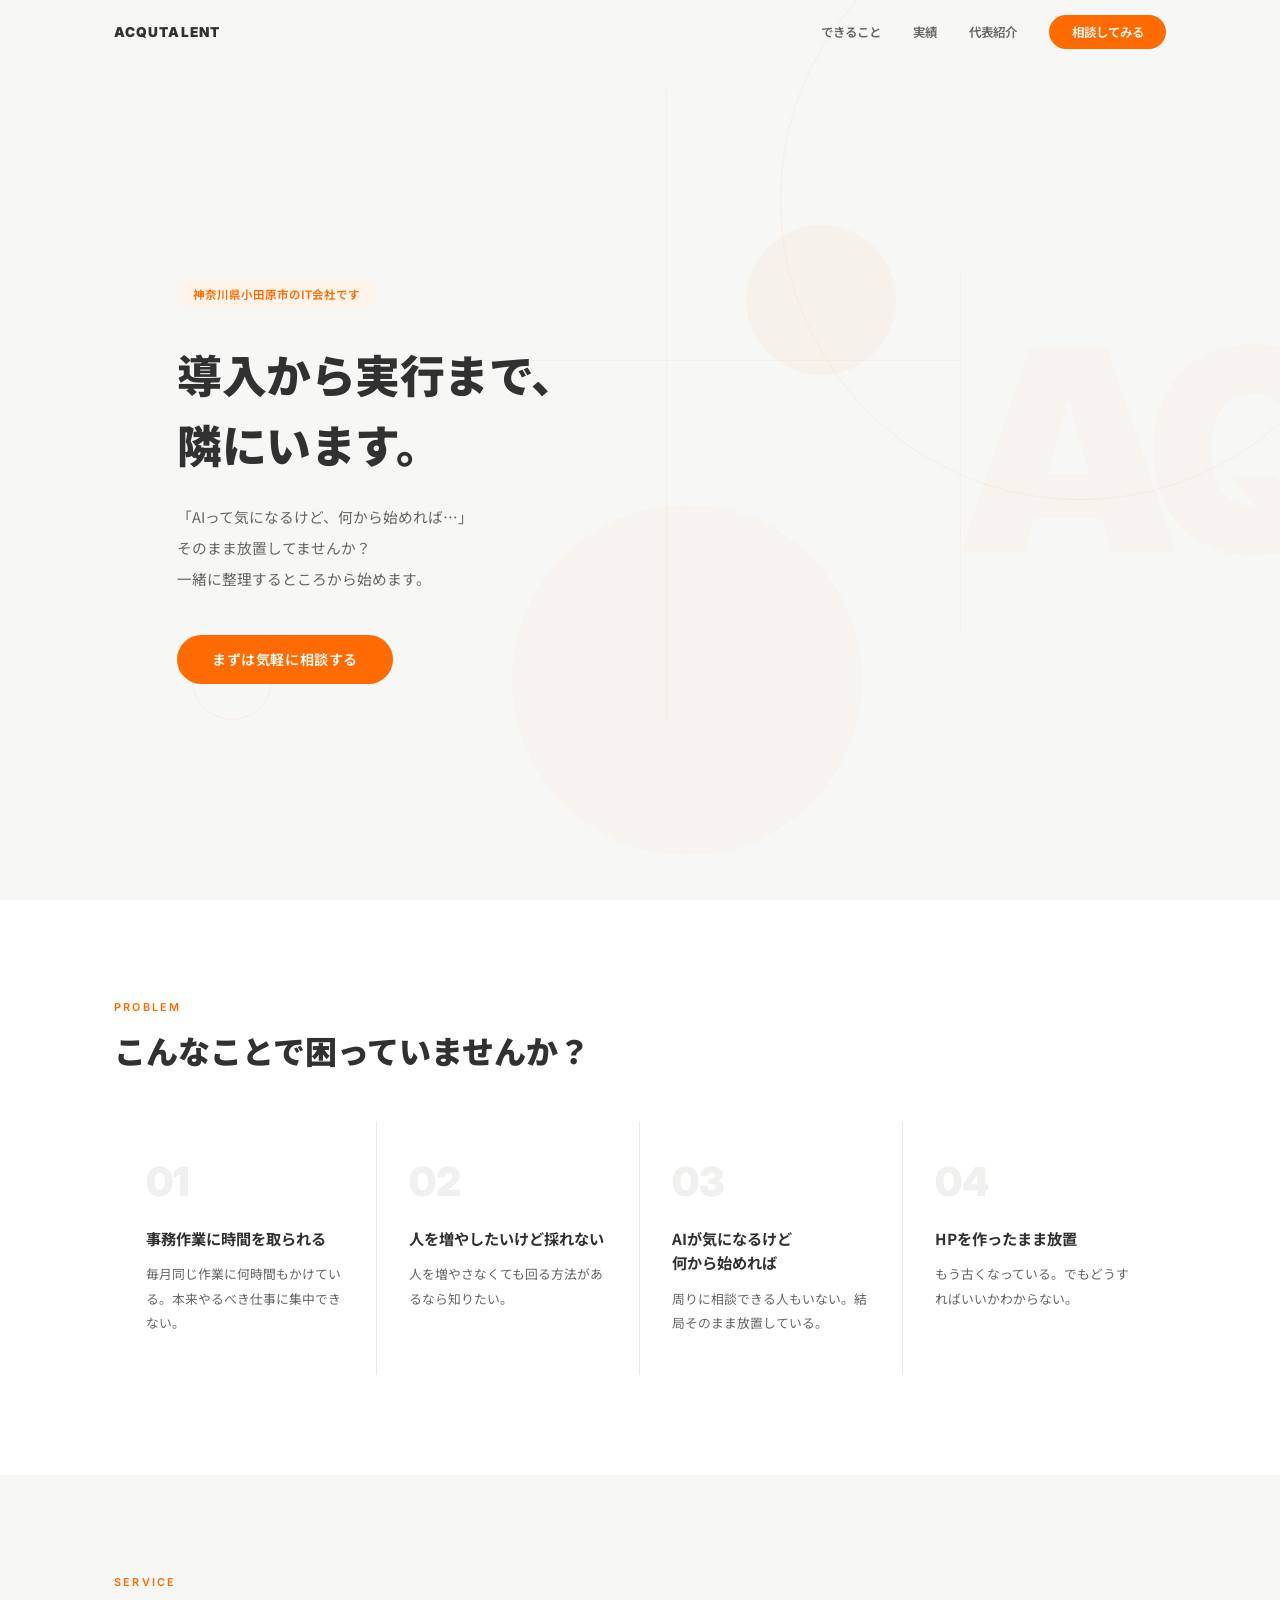
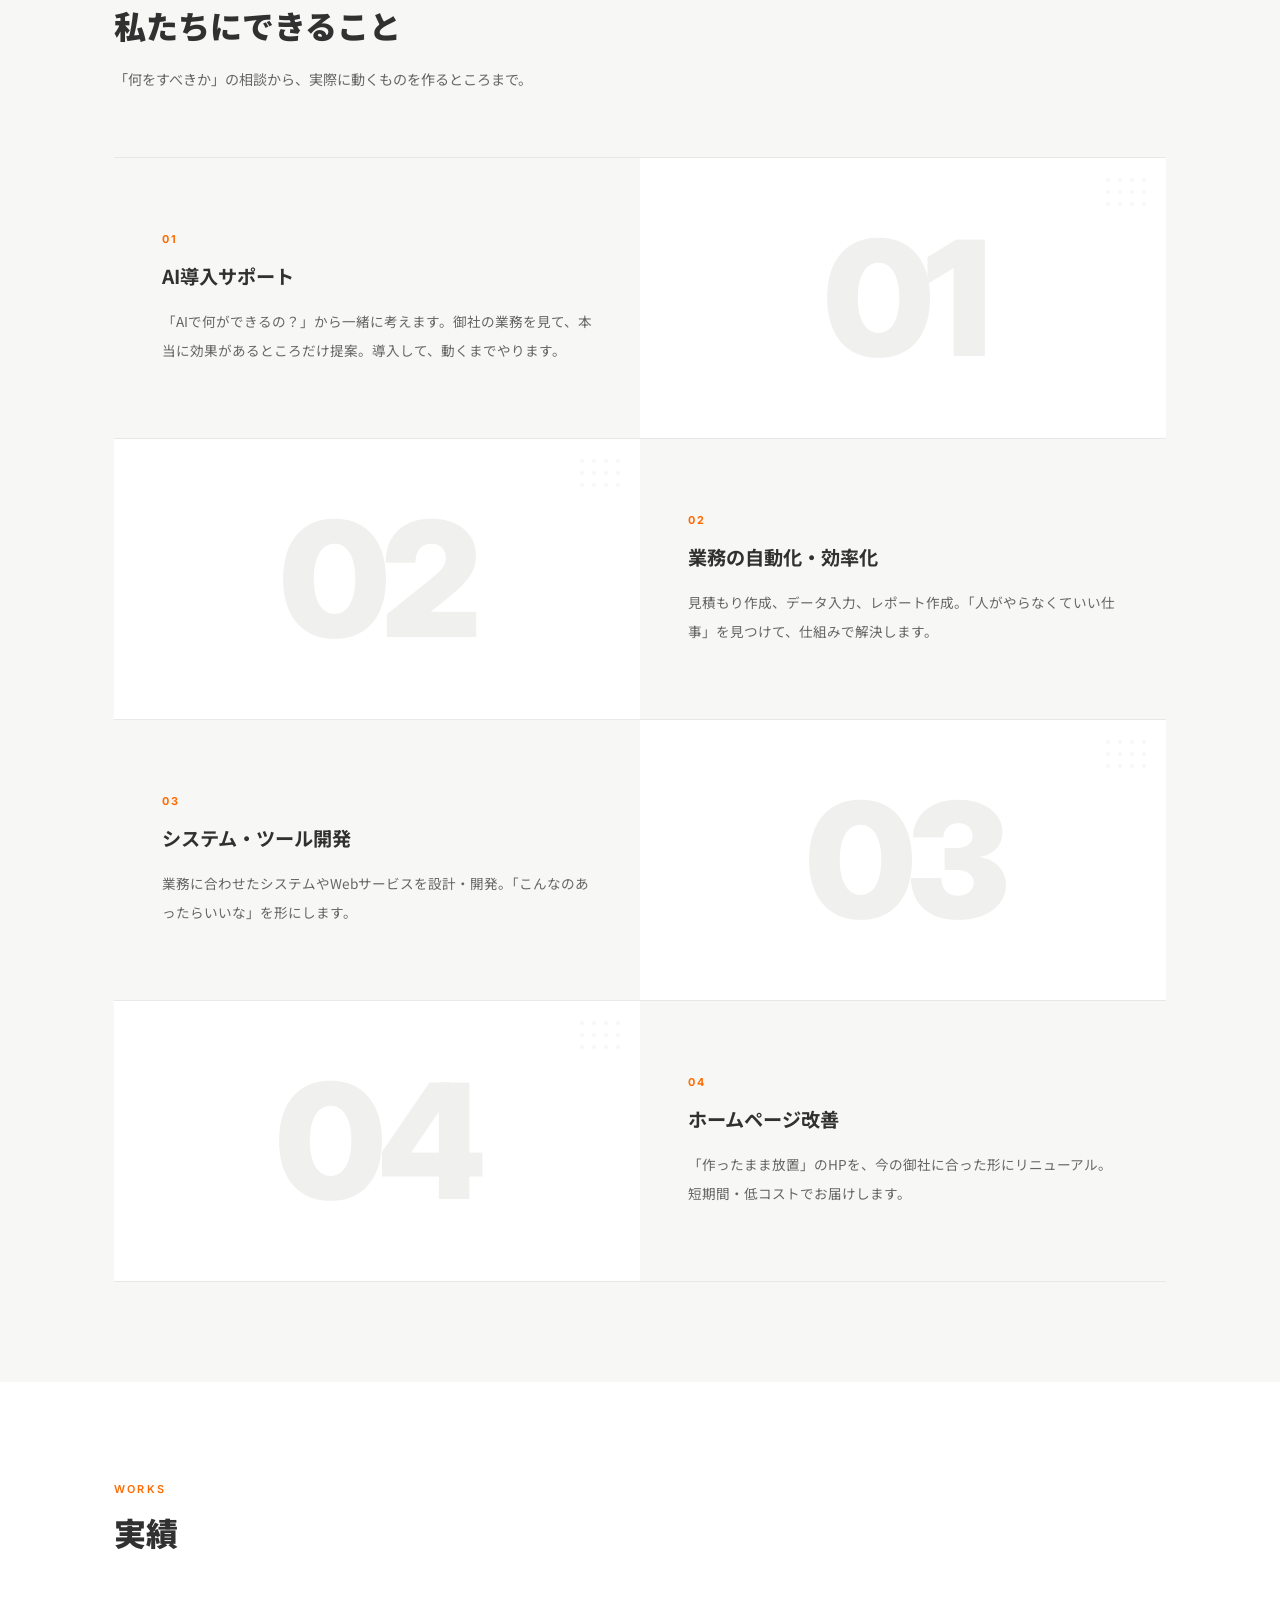
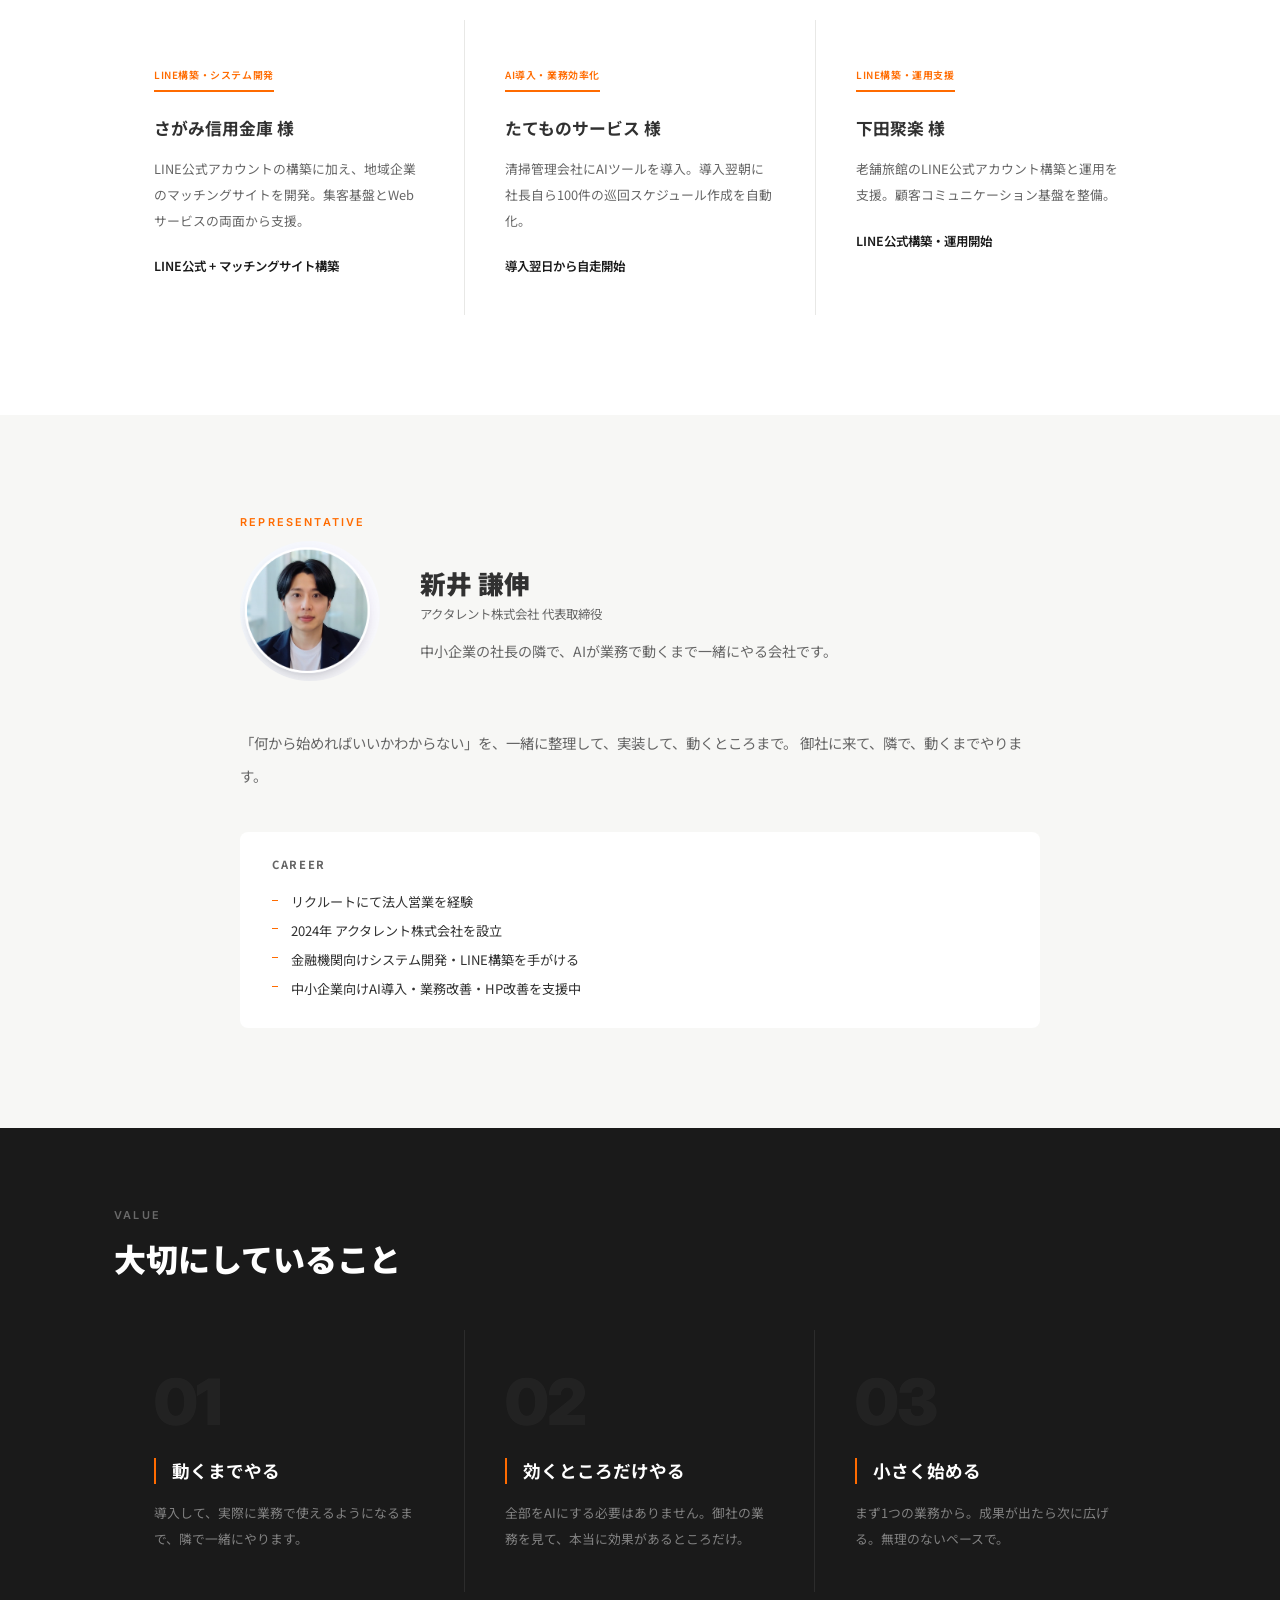
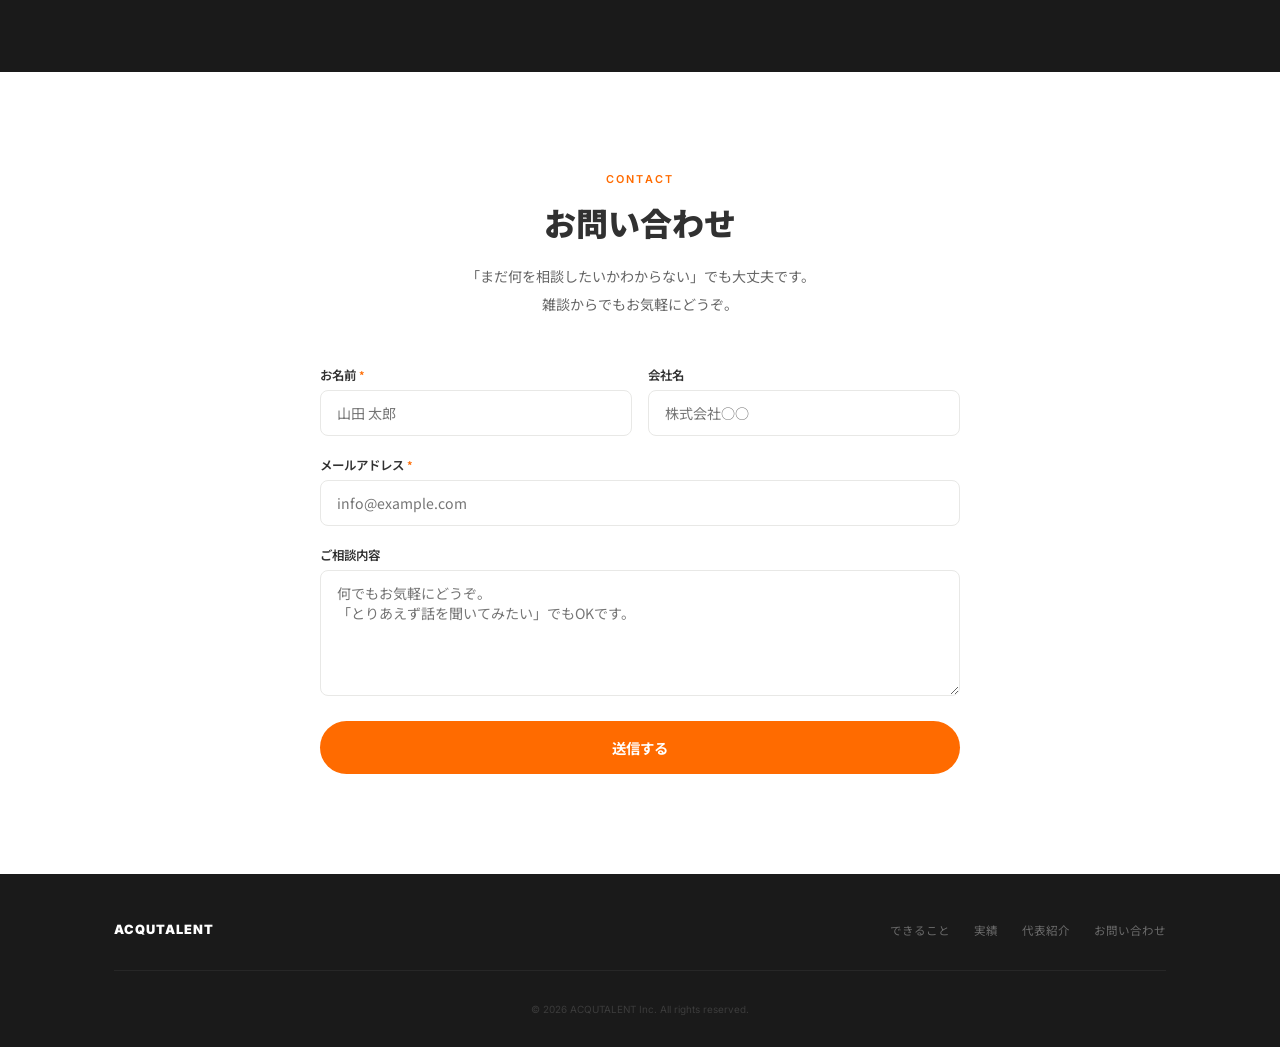
<file: index.html>
<!DOCTYPE html>
<html lang="ja">
<head>
  <meta charset="UTF-8">
  <meta name="viewport" content="width=device-width, initial-scale=1.0">
  <title>ACQUTALENT | 導入から実行まで、隣にいます。</title>
  <meta name="description" content="アクタレント株式会社。中小企業のAI導入・業務効率化・HP改善を、社長の隣で動くまでやる会社です。">
  <link rel="icon" type="image/svg+xml" href="favicon.svg">
  <link rel="preconnect" href="https://fonts.googleapis.com">
  <link href="https://fonts.googleapis.com/css2?family=Noto+Sans+JP:wght@400;600;700;900&family=Inter:wght@400;600;700;900&display=swap" rel="stylesheet">
  <style>
    *, *::before, *::after { margin: 0; padding: 0; box-sizing: border-box; }

    :root {
      --white: #FFFFFF;
      --off-white: #F7F7F5;
      --dark: #1a1a1a;
      --dark2: #313131;
      --mid: #666666;
      --light: #E8E8E6;
      --lighter: #F0F0EE;
      --accent: #FF6B00;
      --accent-hover: #E55F00;
      --accent-bg: #FFF4EB;
      --jp: 'Noto Sans JP', 'Hiragino Kaku Gothic ProN', sans-serif;
      --en: 'Inter', sans-serif;
    }

    html { scroll-behavior: smooth; }

    body {
      font-family: var(--jp);
      color: var(--dark2);
      background: var(--white);
      -webkit-font-smoothing: antialiased;
    }

    a { text-decoration: none; color: inherit; }

    /* ====== HEADER ====== */
    header {
      position: fixed;
      top: 0; left: 0; right: 0;
      z-index: 100;
      background: transparent;
      transition: background 0.4s, border-color 0.4s;
      border-bottom: 1px solid transparent;
    }

    header.scrolled {
      background: rgba(26,26,26,0.95);
      backdrop-filter: blur(12px);
      border-bottom: 1px solid rgba(255,255,255,0.08);
    }

    header.scrolled .logo { color: var(--white); }
    header.scrolled nav a { color: rgba(255,255,255,0.6); }
    header.scrolled nav a:hover { color: var(--white); }

    .header-inner {
      max-width: 1100px;
      margin: 0 auto;
      padding: 0 24px;
      height: 64px;
      display: flex;
      align-items: center;
      justify-content: space-between;
    }

    .logo {
      font-family: var(--en);
      font-size: 0.85rem;
      font-weight: 900;
      letter-spacing: 0.08em;
    }

    nav { display: flex; align-items: center; gap: 2rem; }

    nav a {
      font-size: 0.78rem;
      font-weight: 600;
      color: var(--mid);
      transition: color 0.3s;
    }

    nav a:hover { color: var(--dark); }

    .nav-cta {
      background: var(--accent);
      color: var(--white) !important;
      padding: 0.5rem 1.4rem;
      border-radius: 9999px;
      font-size: 0.78rem;
      transition: background 0.3s;
    }

    .nav-cta:hover { background: var(--accent-hover); }

    /* ====== HERO — full width with geometric bg ====== */
    .hero {
      min-height: 100vh;
      display: grid;
      grid-template-columns: 1fr 1fr;
      padding-top: 0;
      position: relative;
      background: var(--off-white);
      overflow: hidden;
    }

    .hero-bg-geometry {
      position: absolute;
      inset: 0;
      z-index: 0;
      pointer-events: none;
    }

    .hero-bg-geometry .geo-circle {
      position: absolute;
      border-radius: 50%;
    }

    .hero-bg-geometry .geo-circle:nth-child(1) {
      width: 600px; height: 600px;
      top: -100px; right: -100px;
      border: 1px solid rgba(255,107,0,0.07);
    }

    .hero-bg-geometry .geo-circle:nth-child(2) {
      width: 350px; height: 350px;
      bottom: 5%; left: 40%;
      background: rgba(255,107,0,0.025);
    }

    .hero-bg-geometry .geo-circle:nth-child(3) {
      width: 150px; height: 150px;
      top: 25%; right: 30%;
      background: var(--accent);
      opacity: 0.04;
    }

    .hero-bg-geometry .geo-circle:nth-child(4) {
      width: 80px; height: 80px;
      bottom: 20%; left: 15%;
      border: 1px solid rgba(255,107,0,0.08);
    }

    .hero-bg-geometry .geo-line {
      position: absolute;
      background: rgba(255,107,0,0.05);
    }

    .hero-bg-geometry .geo-line:nth-child(5) {
      width: 1px; height: 70%;
      top: 10%; left: 52%;
    }

    .hero-bg-geometry .geo-line:nth-child(6) {
      width: 45%; height: 1px;
      top: 40%; left: 30%;
    }

    .hero-bg-geometry .geo-line:nth-child(7) {
      width: 1px; height: 40%;
      top: 30%; left: 75%;
    }

    .hero-bg-geometry .geo-big-text {
      position: absolute;
      font-family: var(--en);
      font-size: clamp(10rem, 22vw, 20rem);
      font-weight: 900;
      color: rgba(255,107,0,0.025);
      letter-spacing: -0.05em;
      right: -5%;
      top: 50%;
      transform: translateY(-50%);
      line-height: 0.8;
      user-select: none;
    }

    .hero-text {
      display: flex;
      flex-direction: column;
      justify-content: center;
      padding: 8rem 4rem 4rem 5vw;
      max-width: 640px;
      margin-left: auto;
      position: relative;
      z-index: 1;
    }

    .hero-badge {
      display: inline-flex;
      align-items: center;
      gap: 0.4rem;
      font-size: 0.72rem;
      font-weight: 600;
      color: var(--accent);
      background: var(--accent-bg);
      padding: 0.35rem 1rem;
      border-radius: 9999px;
      margin-bottom: 2rem;
      width: fit-content;
    }

    .hero h1 {
      font-size: clamp(2rem, 3.5vw, 2.8rem);
      font-weight: 900;
      line-height: 1.55;
      letter-spacing: -0.01em;
      margin-bottom: 1.5rem;
    }

    .hero-desc {
      font-size: 0.92rem;
      color: var(--mid);
      line-height: 2.1;
      margin-bottom: 2.5rem;
    }

    .btn {
      display: inline-flex;
      align-items: center;
      gap: 0.5rem;
      background: var(--accent);
      color: var(--white);
      padding: 0.9rem 2.2rem;
      border-radius: 9999px;
      font-size: 0.88rem;
      font-weight: 600;
      letter-spacing: 0.04em;
      transition: all 0.3s;
      width: fit-content;
    }

    .btn:hover { background: var(--accent-hover); }

    .hero-visual {
      /* now transparent — background geometry is shared */
      position: relative;
      z-index: 1;
    }

    /* ====== SECTION COMMON ====== */
    .section-label {
      font-family: var(--en);
      font-size: 0.68rem;
      font-weight: 600;
      letter-spacing: 0.2em;
      text-transform: uppercase;
      color: var(--accent);
      margin-bottom: 0.75rem;
    }

    .section-title {
      font-size: clamp(1.5rem, 2.5vw, 2rem);
      font-weight: 900;
      line-height: 1.5;
      margin-bottom: 1rem;
    }

    .section-sub {
      font-size: 0.88rem;
      color: var(--mid);
      line-height: 2;
      max-width: 560px;
    }

    .container {
      max-width: 1100px;
      margin: 0 auto;
      padding: 0 24px;
    }

    /* ====== PAIN — horizontal scroll feel ====== */
    .pain {
      padding: 100px 0;
    }

    .pain-header {
      margin-bottom: 3rem;
    }

    .pain-list {
      display: grid;
      grid-template-columns: repeat(4, 1fr);
      gap: 0;
    }

    .pain-item {
      padding: 2.5rem 2rem;
      border-right: 1px solid var(--light);
      transition: background 0.4s;
    }

    .pain-item:last-child { border-right: none; }
    .pain-item:hover { background: var(--off-white); }

    .pain-num {
      font-family: var(--en);
      font-size: 2.5rem;
      font-weight: 900;
      color: var(--lighter);
      line-height: 1;
      margin-bottom: 1.5rem;
    }

    .pain-item:hover .pain-num { color: var(--accent-bg); }

    .pain-item h3 {
      font-size: 0.95rem;
      font-weight: 700;
      margin-bottom: 0.75rem;
      line-height: 1.6;
    }

    .pain-item p {
      font-size: 0.8rem;
      color: var(--mid);
      line-height: 1.9;
    }

    /* ====== SERVICE — alternating layout ====== */
    .service {
      background: var(--off-white);
      padding: 100px 0;
    }

    .service-header {
      margin-bottom: 4rem;
    }

    .service-row {
      display: grid;
      grid-template-columns: 1fr 1fr;
      gap: 0;
      border-top: 1px solid var(--light);
    }

    .service-row:last-child {
      border-bottom: 1px solid var(--light);
    }

    .service-row-text {
      padding: 3rem;
      display: flex;
      flex-direction: column;
      justify-content: center;
    }

    .service-row-visual {
      background: var(--white);
      display: flex;
      align-items: center;
      justify-content: center;
      min-height: 280px;
      position: relative;
      overflow: hidden;
    }

    .service-row-visual .big-num {
      font-family: var(--en);
      font-size: 10rem;
      font-weight: 900;
      color: var(--lighter);
      line-height: 1;
      letter-spacing: -0.05em;
      transition: color 0.5s;
      user-select: none;
    }

    .service-row:hover .service-row-visual .big-num {
      color: var(--accent-bg);
    }

    .service-row-visual .accent-line {
      position: absolute;
      bottom: 0;
      left: 0;
      width: 0;
      height: 3px;
      background: var(--accent);
      transition: width 0.6s cubic-bezier(0.16, 1, 0.3, 1);
    }

    .service-row:hover .service-row-visual .accent-line {
      width: 100%;
    }

    .service-row-visual .dot-pattern {
      position: absolute;
      top: 20px;
      right: 20px;
      display: grid;
      grid-template-columns: repeat(4, 1fr);
      gap: 8px;
      opacity: 0.3;
    }

    .service-row-visual .dot-pattern span {
      width: 4px;
      height: 4px;
      border-radius: 50%;
      background: var(--light);
    }

    .service-row:hover .service-row-visual .dot-pattern span {
      background: var(--accent);
      opacity: 0.3;
    }

    .service-row:nth-child(even) .service-row-text { order: 2; }
    .service-row:nth-child(even) .service-row-visual { order: 1; }

    .service-num {
      font-family: var(--en);
      font-size: 0.68rem;
      font-weight: 700;
      color: var(--accent);
      letter-spacing: 0.15em;
      margin-bottom: 1rem;
    }

    .service-row-text h3 {
      font-size: 1.2rem;
      font-weight: 700;
      margin-bottom: 1rem;
      line-height: 1.5;
    }

    .service-row-text p {
      font-size: 0.85rem;
      color: var(--mid);
      line-height: 2.1;
    }

    /* ====== WORKS — card with hover ====== */
    .works {
      padding: 100px 0;
    }

    .works-header {
      display: flex;
      justify-content: space-between;
      align-items: flex-end;
      margin-bottom: 3rem;
    }

    .works-grid {
      display: grid;
      grid-template-columns: repeat(3, 1fr);
      gap: 1px;
      background: var(--light);
    }

    .works-card {
      background: var(--white);
      padding: 2.5rem;
      transition: background 0.4s;
    }

    .works-card:hover { background: var(--off-white); }

    .works-tag {
      display: inline-block;
      font-size: 0.62rem;
      font-weight: 600;
      color: var(--accent);
      letter-spacing: 0.06em;
      margin-bottom: 1.5rem;
      padding-bottom: 0.5rem;
      border-bottom: 2px solid var(--accent);
    }

    .works-card h3 {
      font-size: 1.05rem;
      font-weight: 700;
      margin-bottom: 1rem;
    }

    .works-card p {
      font-size: 0.8rem;
      color: var(--mid);
      line-height: 2;
      margin-bottom: 1.5rem;
    }

    .works-result {
      font-size: 0.78rem;
      font-weight: 600;
      color: var(--dark);
    }

    /* ====== ABOUT ====== */
    .about {
      padding: 100px 0;
      background: var(--off-white);
    }

    .about-inner {
      max-width: 800px;
      margin: 0 auto;
    }

    .about-profile {
      display: flex;
      align-items: center;
      gap: 2.5rem;
      margin-bottom: 2.5rem;
    }

    .about-photo {
      flex-shrink: 0;
    }

    .about-photo img {
      width: 140px;
      height: 140px;
      border-radius: 50%;
      object-fit: cover;
    }

    .about-name {
      font-size: 1.6rem;
      font-weight: 900;
      margin-bottom: 0.25rem;
    }

    .about-title {
      font-size: 0.78rem;
      color: var(--mid);
      margin-bottom: 1rem;
    }

    .about-intro {
      font-size: 0.88rem;
      color: var(--mid);
      line-height: 1.8;
    }

    .about-text {
      font-size: 0.9rem;
      color: var(--mid);
      line-height: 2.3;
      margin-bottom: 2.5rem;
    }

    .about-career {
      padding: 1.5rem 2rem;
      background: var(--white);
      border-radius: 8px;
    }

    .about-career h4 {
      font-size: 0.7rem;
      font-weight: 700;
      color: var(--mid);
      letter-spacing: 0.15em;
      text-transform: uppercase;
      margin-bottom: 1rem;
    }

    .about-career ul { list-style: none; }

    .about-career li {
      font-size: 0.82rem;
      color: var(--dark2);
      line-height: 2.2;
      padding-left: 1.2rem;
      position: relative;
    }

    .about-career li::before {
      content: '';
      position: absolute;
      left: 0;
      top: 0.85em;
      width: 6px;
      height: 1px;
      background: var(--accent);
    }

    /* ====== VALUE — horizontal strip ====== */
    .value {
      background: var(--dark);
      color: var(--white);
      padding: 80px 0;
    }

    .value .section-label { color: rgba(255,255,255,0.35); }
    .value .section-title { color: var(--white); }

    .value-grid {
      display: grid;
      grid-template-columns: repeat(3, 1fr);
      gap: 0;
      margin-top: 3rem;
    }

    .value-item {
      padding: 2.5rem;
      border-right: 1px solid rgba(255,255,255,0.08);
      position: relative;
    }

    .value-item:last-child { border-right: none; }

    .value-num {
      font-family: var(--en);
      font-size: 4rem;
      font-weight: 900;
      color: rgba(255,255,255,0.04);
      line-height: 1;
      margin-bottom: 1.5rem;
      letter-spacing: -0.03em;
    }

    .value-item h3 {
      font-size: 1.1rem;
      font-weight: 700;
      margin-bottom: 1rem;
      line-height: 1.5;
      padding-left: 1rem;
      border-left: 2px solid var(--accent);
    }

    .value-item p {
      font-size: 0.8rem;
      color: rgba(255,255,255,0.45);
      line-height: 2;
    }

    /* ====== CONTACT — form ====== */
    .contact {
      padding: 100px 0;
    }

    .contact-inner {
      max-width: 640px;
      margin: 0 auto;
    }

    .contact-header {
      text-align: center;
      margin-bottom: 3rem;
    }

    .contact-lead {
      font-size: 0.88rem;
      color: var(--mid);
      line-height: 2;
      text-align: center;
      margin-top: 1rem;
    }

    .form-row {
      display: grid;
      grid-template-columns: 1fr 1fr;
      gap: 16px;
    }

    .form-group {
      margin-bottom: 20px;
    }

    .form-group label {
      display: block;
      font-size: 0.78rem;
      font-weight: 600;
      color: var(--dark2);
      margin-bottom: 6px;
    }

    .form-group .required {
      color: var(--accent);
      font-size: 0.7rem;
    }

    .form-group input,
    .form-group textarea {
      width: 100%;
      padding: 0.75rem 1rem;
      font-family: var(--jp);
      font-size: 0.88rem;
      border: 1px solid var(--light);
      border-radius: 8px;
      background: var(--white);
      transition: border-color 0.3s;
      outline: none;
    }

    .form-group input:focus,
    .form-group textarea:focus {
      border-color: var(--accent);
    }

    .form-group textarea {
      resize: vertical;
    }

    .btn-submit {
      display: block;
      width: 100%;
      padding: 1rem;
      background: var(--accent);
      color: var(--white);
      border: none;
      border-radius: 9999px;
      font-family: var(--jp);
      font-size: 0.9rem;
      font-weight: 700;
      cursor: pointer;
      transition: background 0.3s;
      margin-top: 0.5rem;
    }

    .btn-submit:hover { background: var(--accent-hover); }

    /* ====== FOOTER ====== */
    footer {
      background: var(--dark);
      color: rgba(255,255,255,0.4);
      padding: 3rem 0 2rem;
    }

    .footer-inner {
      display: flex;
      justify-content: space-between;
      align-items: center;
      flex-wrap: wrap;
      gap: 1rem;
    }

    .footer-logo {
      font-family: var(--en);
      font-size: 0.8rem;
      font-weight: 900;
      color: var(--white);
      letter-spacing: 0.08em;
    }

    .footer-links { display: flex; gap: 1.5rem; }

    .footer-links a {
      font-size: 0.72rem;
      color: rgba(255,255,255,0.35);
      transition: color 0.3s;
    }

    .footer-links a:hover { color: var(--white); }

    .footer-bottom {
      text-align: center;
      margin-top: 2rem;
      padding-top: 2rem;
      border-top: 1px solid rgba(255,255,255,0.06);
      font-family: var(--en);
      font-size: 0.62rem;
      color: rgba(255,255,255,0.15);
    }

    /* ====== REVEAL ====== */
    .rv {
      opacity: 0;
      transform: translateY(20px);
      transition: all 0.7s cubic-bezier(0.16, 1, 0.3, 1);
    }

    .rv.visible { opacity: 1; transform: translateY(0); }
    .rv-d1 { transition-delay: 0.12s; }
    .rv-d2 { transition-delay: 0.24s; }
    .rv-d3 { transition-delay: 0.36s; }

    /* ====== RESPONSIVE ====== */
    @media (max-width: 900px) {
      nav { display: none; }
      .hero { grid-template-columns: 1fr; min-height: auto; }
      .hero-text { padding: 8rem 2rem 3rem; max-width: 100%; margin: 0; }
      .hero-visual { min-height: 300px; }
      .pain-list { grid-template-columns: 1fr 1fr; }
      .pain-item { border-right: none; border-bottom: 1px solid var(--light); }
      .service-row { grid-template-columns: 1fr; }
      .service-row-visual { display: none; }
      .service-num {
        font-size: 2.5rem !important;
        font-weight: 900 !important;
        color: var(--lighter) !important;
        letter-spacing: -0.03em !important;
        margin-bottom: 0.75rem !important;
      }
      .service-row:nth-child(even) .service-row-text { order: 1; }
      .works-grid { grid-template-columns: 1fr; }
      .about-profile { flex-direction: column; text-align: center; gap: 1.5rem; }
      .about-photo img { width: 120px; height: 120px; }
      .value-grid { grid-template-columns: 1fr; }
      .value-item { border-right: none; border-bottom: 1px solid rgba(255,255,255,0.06); }
      .form-row { grid-template-columns: 1fr; }
      .footer-inner { flex-direction: column; text-align: center; }
      .footer-links { flex-wrap: wrap; justify-content: center; }
    }

    @media (max-width: 600px) {
      .pain-list { grid-template-columns: 1fr; }
    }
  </style>
</head>
<body>

  <!-- HEADER -->
  <header>
    <div class="header-inner">
      <a href="#" class="logo">ACQUTALENT</a>
      <nav>
        <a href="#service">できること</a>
        <a href="#works">実績</a>
        <a href="#about">代表紹介</a>
        <a href="#contact" class="nav-cta">相談してみる</a>
      </nav>
    </div>
  </header>

  <!-- HERO -->
  <section class="hero">
    <div class="hero-bg-geometry">
      <div class="geo-circle"></div>
      <div class="geo-circle"></div>
      <div class="geo-circle"></div>
      <div class="geo-circle"></div>
      <div class="geo-line"></div>
      <div class="geo-line"></div>
      <div class="geo-line"></div>
      <div class="geo-big-text">AQ</div>
    </div>
    <div class="hero-text">
      <div class="hero-badge rv">神奈川県小田原市のIT会社です</div>
      <h1 class="rv rv-d1">導入から実行まで、<br>隣にいます。</h1>
      <p class="hero-desc rv rv-d2">
        「AIって気になるけど、何から始めれば…」<br>
        そのまま放置してませんか？<br>
        一緒に整理するところから始めます。
      </p>
      <a href="#contact" class="btn rv rv-d3">まずは気軽に相談する</a>
    </div>
    <div class="hero-visual"></div>
  </section>

  <!-- PAIN — 4 column strip -->
  <section class="pain">
    <div class="container">
      <div class="pain-header">
        <div class="section-label rv">Problem</div>
        <h2 class="section-title rv rv-d1">こんなことで困っていませんか？</h2>
      </div>
    </div>
    <div class="container">
      <div class="pain-list">
        <div class="pain-item rv">
          <div class="pain-num">01</div>
          <h3>事務作業に時間を取られる</h3>
          <p>毎月同じ作業に何時間もかけている。本来やるべき仕事に集中できない。</p>
        </div>
        <div class="pain-item rv rv-d1">
          <div class="pain-num">02</div>
          <h3>人を増やしたいけど採れない</h3>
          <p>人を増やさなくても回る方法があるなら知りたい。</p>
        </div>
        <div class="pain-item rv rv-d2">
          <div class="pain-num">03</div>
          <h3>AIが気になるけど<br>何から始めれば</h3>
          <p>周りに相談できる人もいない。結局そのまま放置している。</p>
        </div>
        <div class="pain-item rv rv-d3">
          <div class="pain-num">04</div>
          <h3>HPを作ったまま放置</h3>
          <p>もう古くなっている。でもどうすればいいかわからない。</p>
        </div>
      </div>
    </div>
  </section>

  <!-- SERVICE — alternating rows -->
  <section class="service" id="service">
    <div class="container">
      <div class="service-header">
        <div class="section-label rv">Service</div>
        <h2 class="section-title rv rv-d1">私たちにできること</h2>
        <p class="section-sub rv rv-d2">「何をすべきか」の相談から、実際に動くものを作るところまで。</p>
      </div>
    </div>
    <div class="container">
      <div class="service-row rv">
        <div class="service-row-text">
          <div class="service-num">01</div>
          <h3>AI導入サポート</h3>
          <p>「AIで何ができるの？」から一緒に考えます。御社の業務を見て、本当に効果があるところだけ提案。導入して、動くまでやります。</p>
        </div>
        <div class="service-row-visual">
          <div class="big-num">01</div>
          <div class="accent-line"></div>
          <div class="dot-pattern"><span></span><span></span><span></span><span></span><span></span><span></span><span></span><span></span><span></span><span></span><span></span><span></span></div>
        </div>
      </div>
      <div class="service-row rv">
        <div class="service-row-text">
          <div class="service-num">02</div>
          <h3>業務の自動化・効率化</h3>
          <p>見積もり作成、データ入力、レポート作成。「人がやらなくていい仕事」を見つけて、仕組みで解決します。</p>
        </div>
        <div class="service-row-visual">
          <div class="big-num">02</div>
          <div class="accent-line"></div>
          <div class="dot-pattern"><span></span><span></span><span></span><span></span><span></span><span></span><span></span><span></span><span></span><span></span><span></span><span></span></div>
        </div>
      </div>
      <div class="service-row rv">
        <div class="service-row-text">
          <div class="service-num">03</div>
          <h3>システム・ツール開発</h3>
          <p>業務に合わせたシステムやWebサービスを設計・開発。「こんなのあったらいいな」を形にします。</p>
        </div>
        <div class="service-row-visual">
          <div class="big-num">03</div>
          <div class="accent-line"></div>
          <div class="dot-pattern"><span></span><span></span><span></span><span></span><span></span><span></span><span></span><span></span><span></span><span></span><span></span><span></span></div>
        </div>
      </div>
      <div class="service-row rv">
        <div class="service-row-text">
          <div class="service-num">04</div>
          <h3>ホームページ改善</h3>
          <p>「作ったまま放置」のHPを、今の御社に合った形にリニューアル。短期間・低コストでお届けします。</p>
        </div>
        <div class="service-row-visual">
          <div class="big-num">04</div>
          <div class="accent-line"></div>
          <div class="dot-pattern"><span></span><span></span><span></span><span></span><span></span><span></span><span></span><span></span><span></span><span></span><span></span><span></span></div>
        </div>
      </div>
    </div>
  </section>

  <!-- WORKS — gap-less grid -->
  <section class="works" id="works">
    <div class="container">
      <div class="works-header">
        <div>
          <div class="section-label rv">Works</div>
          <h2 class="section-title rv rv-d1">実績</h2>
        </div>
      </div>
      <div class="works-grid rv">
        <div class="works-card">
          <div class="works-tag">LINE構築・システム開発</div>
          <h3>さがみ信用金庫 様</h3>
          <p>LINE公式アカウントの構築に加え、地域企業のマッチングサイトを開発。集客基盤とWebサービスの両面から支援。</p>
          <div class="works-result">LINE公式 + マッチングサイト構築</div>
        </div>
        <div class="works-card">
          <div class="works-tag">AI導入・業務効率化</div>
          <h3>たてものサービス 様</h3>
          <p>清掃管理会社にAIツールを導入。導入翌朝に社長自ら100件の巡回スケジュール作成を自動化。</p>
          <div class="works-result">導入翌日から自走開始</div>
        </div>
        <div class="works-card">
          <div class="works-tag">LINE構築・運用支援</div>
          <h3>下田聚楽 様</h3>
          <p>老舗旅館のLINE公式アカウント構築と運用を支援。顧客コミュニケーション基盤を整備。</p>
          <div class="works-result">LINE公式構築・運用開始</div>
        </div>
      </div>
    </div>
  </section>

  <!-- ABOUT -->
  <section class="about" id="about">
    <div class="container">
      <div class="about-inner">
        <div class="section-label rv">Representative</div>
        <div class="about-profile rv rv-d1">
          <div class="about-photo">
            <img src="images/profile.png" alt="新井 謙伸">
          </div>
          <div>
            <div class="about-name">新井 謙伸</div>
            <div class="about-title">アクタレント株式会社 代表取締役</div>
            <p class="about-intro">中小企業の社長の隣で、AIが業務で動くまで一緒にやる会社です。</p>
          </div>
        </div>
        <p class="about-text rv rv-d2">
          「何から始めればいいかわからない」を、一緒に整理して、実装して、動くところまで。
          御社に来て、隣で、動くまでやります。
        </p>
        <div class="about-career rv rv-d3">
          <h4>Career</h4>
          <ul>
            <li>リクルートにて法人営業を経験</li>
            <li>2024年 アクタレント株式会社を設立</li>
            <li>金融機関向けシステム開発・LINE構築を手がける</li>
            <li>中小企業向けAI導入・業務改善・HP改善を支援中</li>
          </ul>
        </div>
      </div>
    </div>
  </section>

  <!-- VALUE — dark strip -->
  <section class="value">
    <div class="container">
      <div class="section-label rv">Value</div>
      <h2 class="section-title rv rv-d1">大切にしていること</h2>
      <div class="value-grid">
        <div class="value-item rv">
          <div class="value-num">01</div>
          <h3>動くまでやる</h3>
          <p>導入して、実際に業務で使えるようになるまで、隣で一緒にやります。</p>
        </div>
        <div class="value-item rv rv-d1">
          <div class="value-num">02</div>
          <h3>効くところだけやる</h3>
          <p>全部をAIにする必要はありません。御社の業務を見て、本当に効果があるところだけ。</p>
        </div>
        <div class="value-item rv rv-d2">
          <div class="value-num">03</div>
          <h3>小さく始める</h3>
          <p>まず1つの業務から。成果が出たら次に広げる。無理のないペースで。</p>
        </div>
      </div>
    </div>
  </section>

  <!-- CONTACT — form -->
  <section class="contact" id="contact">
    <div class="container">
      <div class="contact-inner">
        <div class="contact-header">
          <div class="section-label rv">Contact</div>
          <h2 class="section-title rv rv-d1">お問い合わせ</h2>
          <p class="contact-lead rv rv-d2">「まだ何を相談したいかわからない」でも大丈夫です。<br>雑談からでもお気軽にどうぞ。</p>
        </div>
        <form action="https://formspree.io/f/mkoqpwvz" method="POST" class="rv rv-d2">
          <input type="hidden" name="_next" value="https://acqutalent-hp.vercel.app/thanks.html">
          <div class="form-row">
            <div class="form-group">
              <label>お名前 <span class="required">*</span></label>
              <input type="text" name="name" required placeholder="山田 太郎">
            </div>
            <div class="form-group">
              <label>会社名</label>
              <input type="text" name="company" placeholder="株式会社○○">
            </div>
          </div>
          <div class="form-group">
            <label>メールアドレス <span class="required">*</span></label>
            <input type="email" name="email" required placeholder="info@example.com">
          </div>
          <div class="form-group">
            <label>ご相談内容</label>
            <textarea name="message" rows="5" placeholder="何でもお気軽にどうぞ。&#10;「とりあえず話を聞いてみたい」でもOKです。"></textarea>
          </div>
          <button type="submit" class="btn-submit">送信する</button>
        </form>
      </div>
    </div>
  </section>

  <!-- FOOTER -->
  <footer>
    <div class="container">
      <div class="footer-inner">
        <div class="footer-logo">ACQUTALENT</div>
        <div class="footer-links">
          <a href="#service">できること</a>
          <a href="#works">実績</a>
          <a href="#about">代表紹介</a>
          <a href="#contact">お問い合わせ</a>
        </div>
      </div>
      <div class="footer-bottom">&copy; 2026 ACQUTALENT Inc. All rights reserved.</div>
    </div>
  </footer>

  <script>
    // Header scroll effect
    const hdr = document.querySelector('header');
    window.addEventListener('scroll', () => {
      hdr.classList.toggle('scrolled', window.scrollY > 80);
    });

    const obs = new IntersectionObserver(entries => {
      entries.forEach(e => { if (e.isIntersecting) e.target.classList.add('visible'); });
    }, { threshold: 0.1, rootMargin: '0px 0px -40px 0px' });
    document.querySelectorAll('.rv').forEach(el => obs.observe(el));

    document.querySelectorAll('a[href^="#"]').forEach(a => {
      a.addEventListener('click', e => {
        e.preventDefault();
        const t = document.querySelector(a.getAttribute('href'));
        if (t) t.scrollIntoView({ behavior: 'smooth' });
      });
    });
  </script>

  <script>
  fetch("https://script.google.com/macros/s/AKfycbwmeoqG1YfpmpmdrdL5uujwgbgjBwCXVk1Rzc468xj-sIKO1LJbeg30qA2-poDCvKOWWw/exec", {
    method: "POST",
    body: JSON.stringify({
      page: location.pathname,
      company: "acqutalent",
      device: /Mobile|Android|iPhone/i.test(navigator.userAgent) ? "スマホ" : "PC",
      ua: navigator.userAgent
    })
  }).catch(function(){});
  </script>

</body>
</html>
</file>
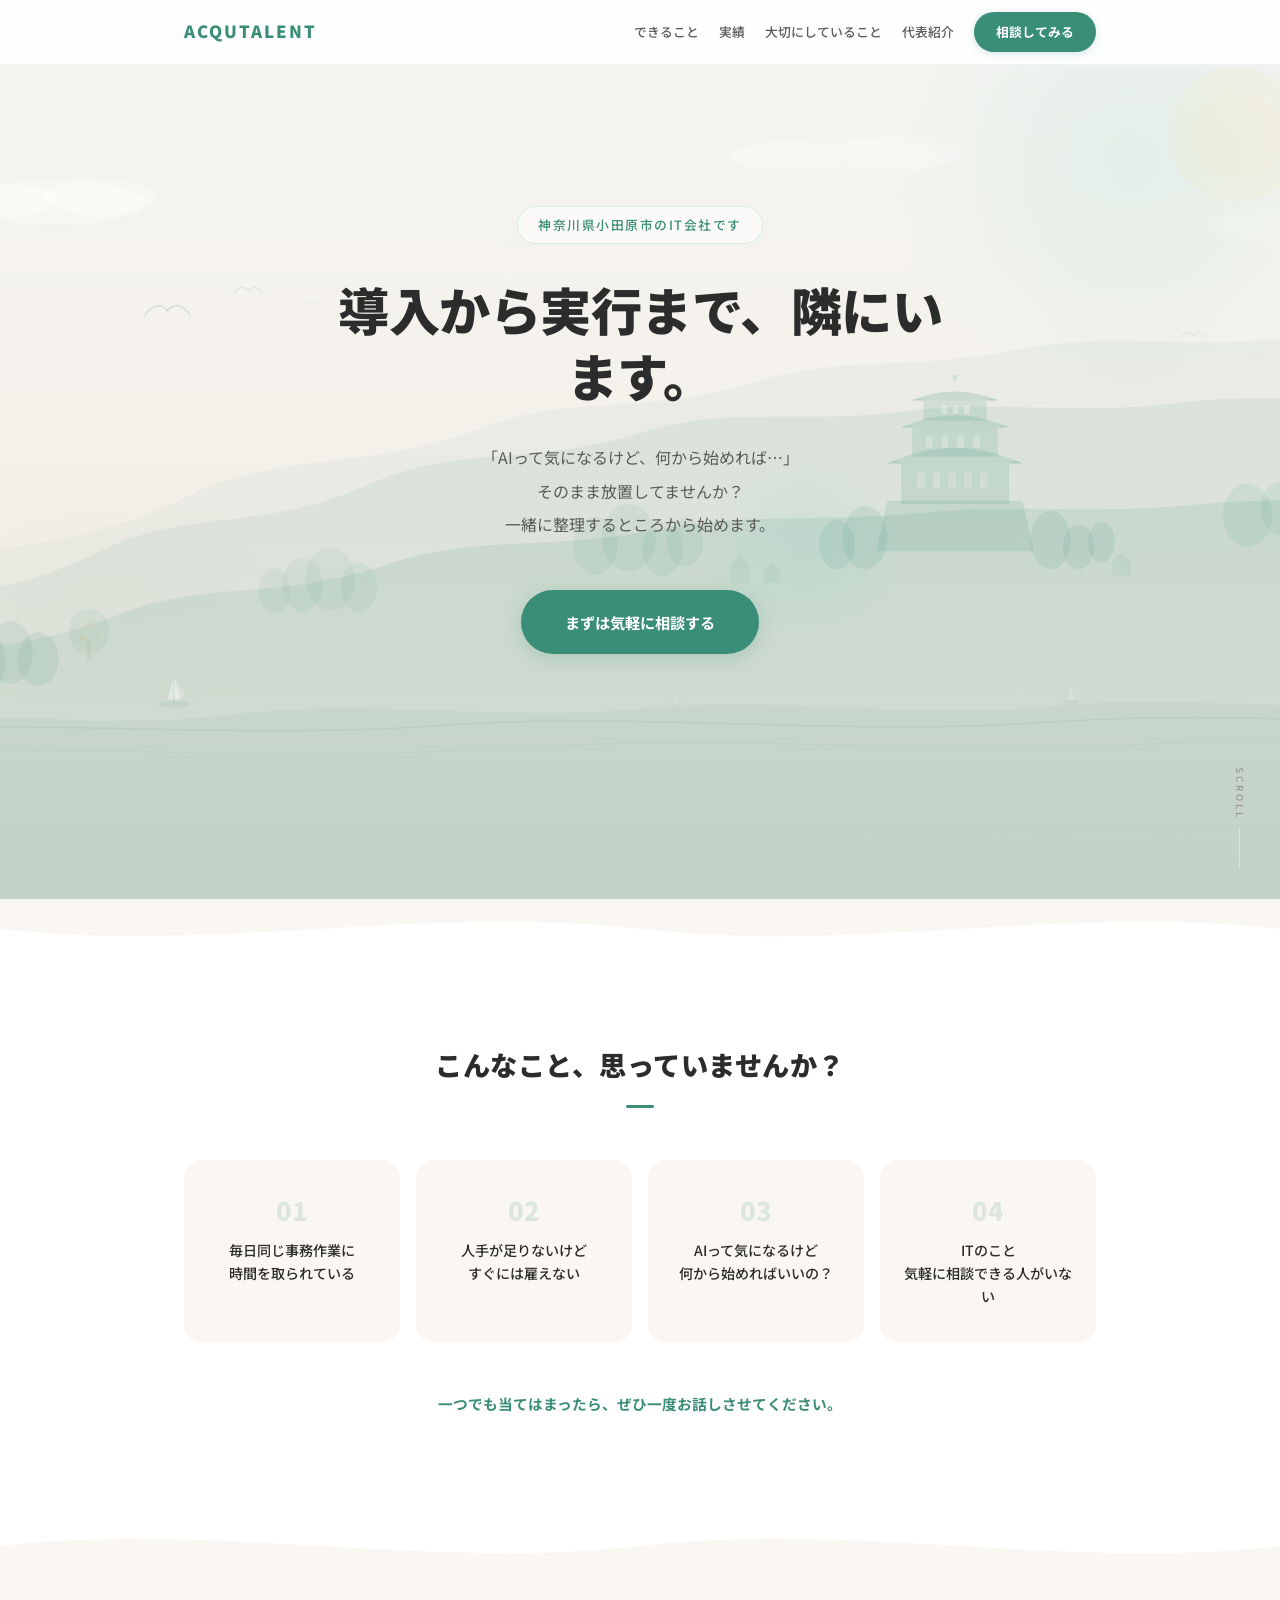
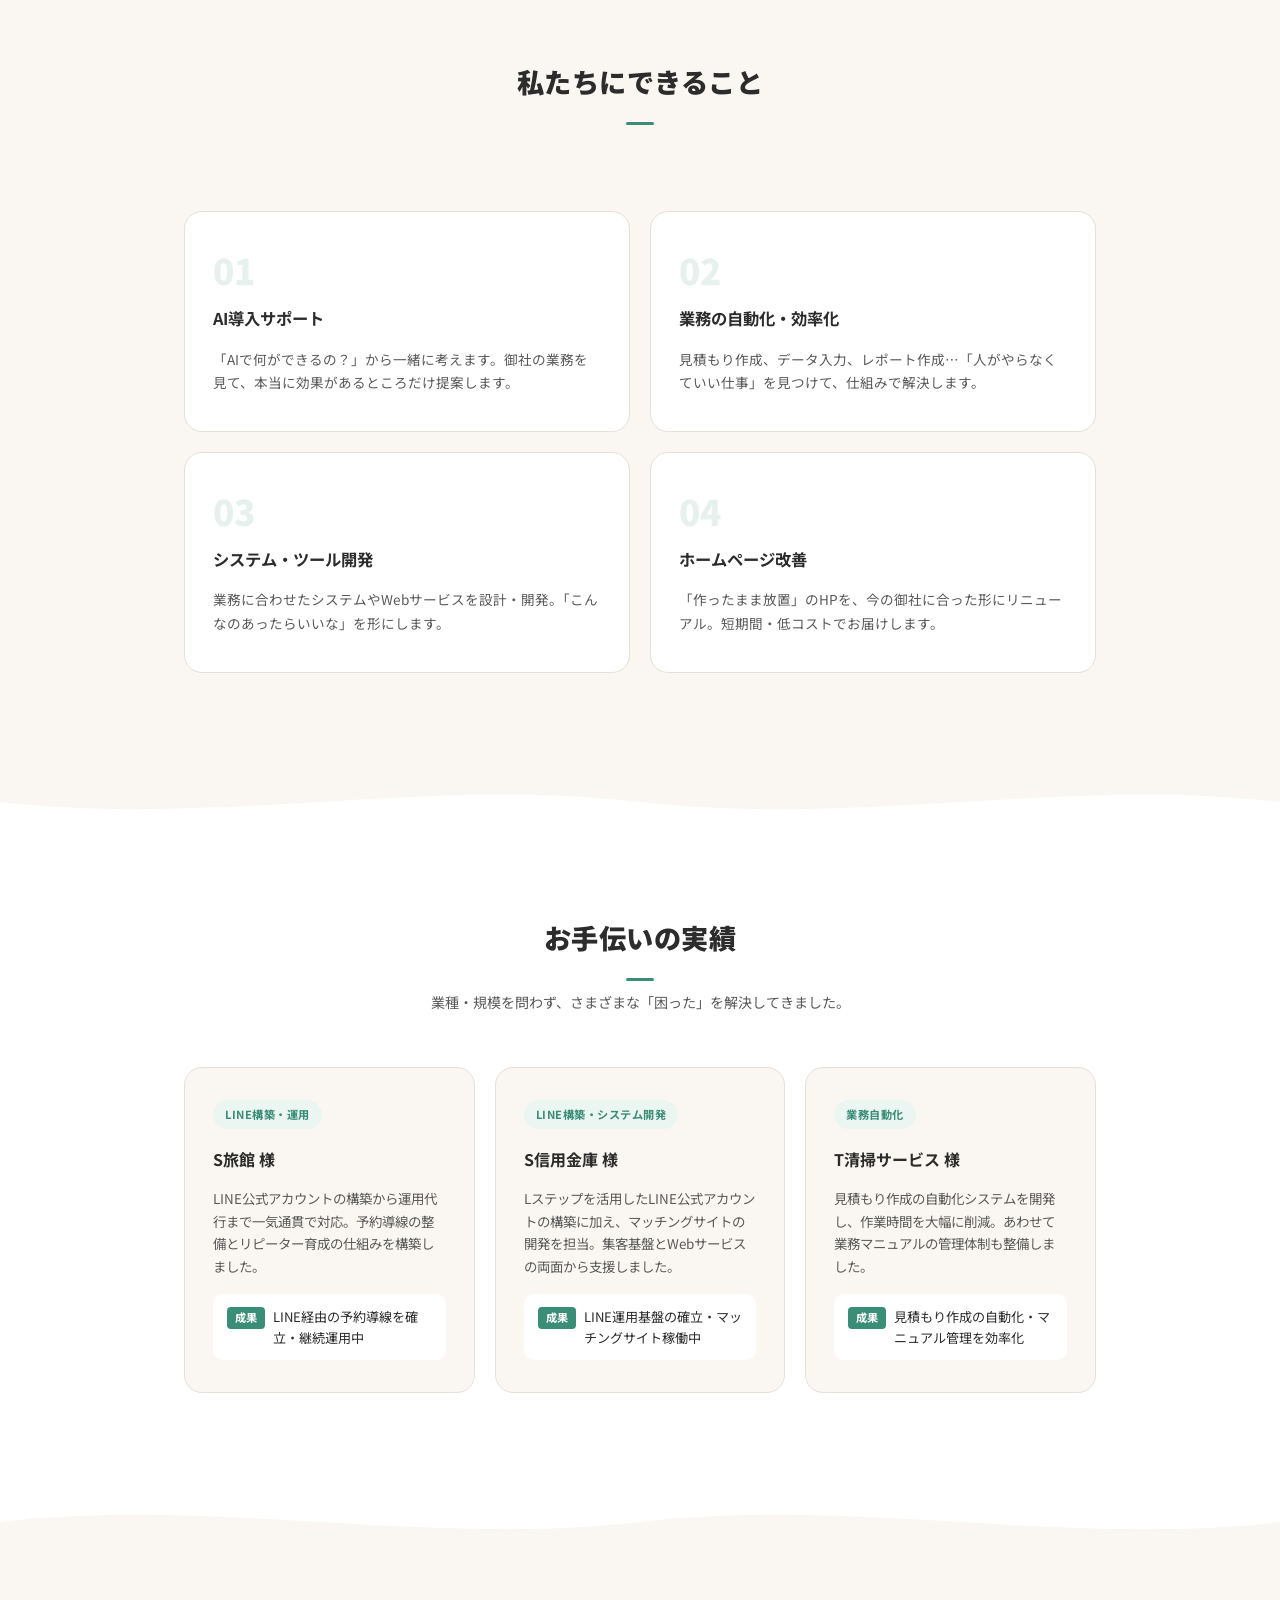
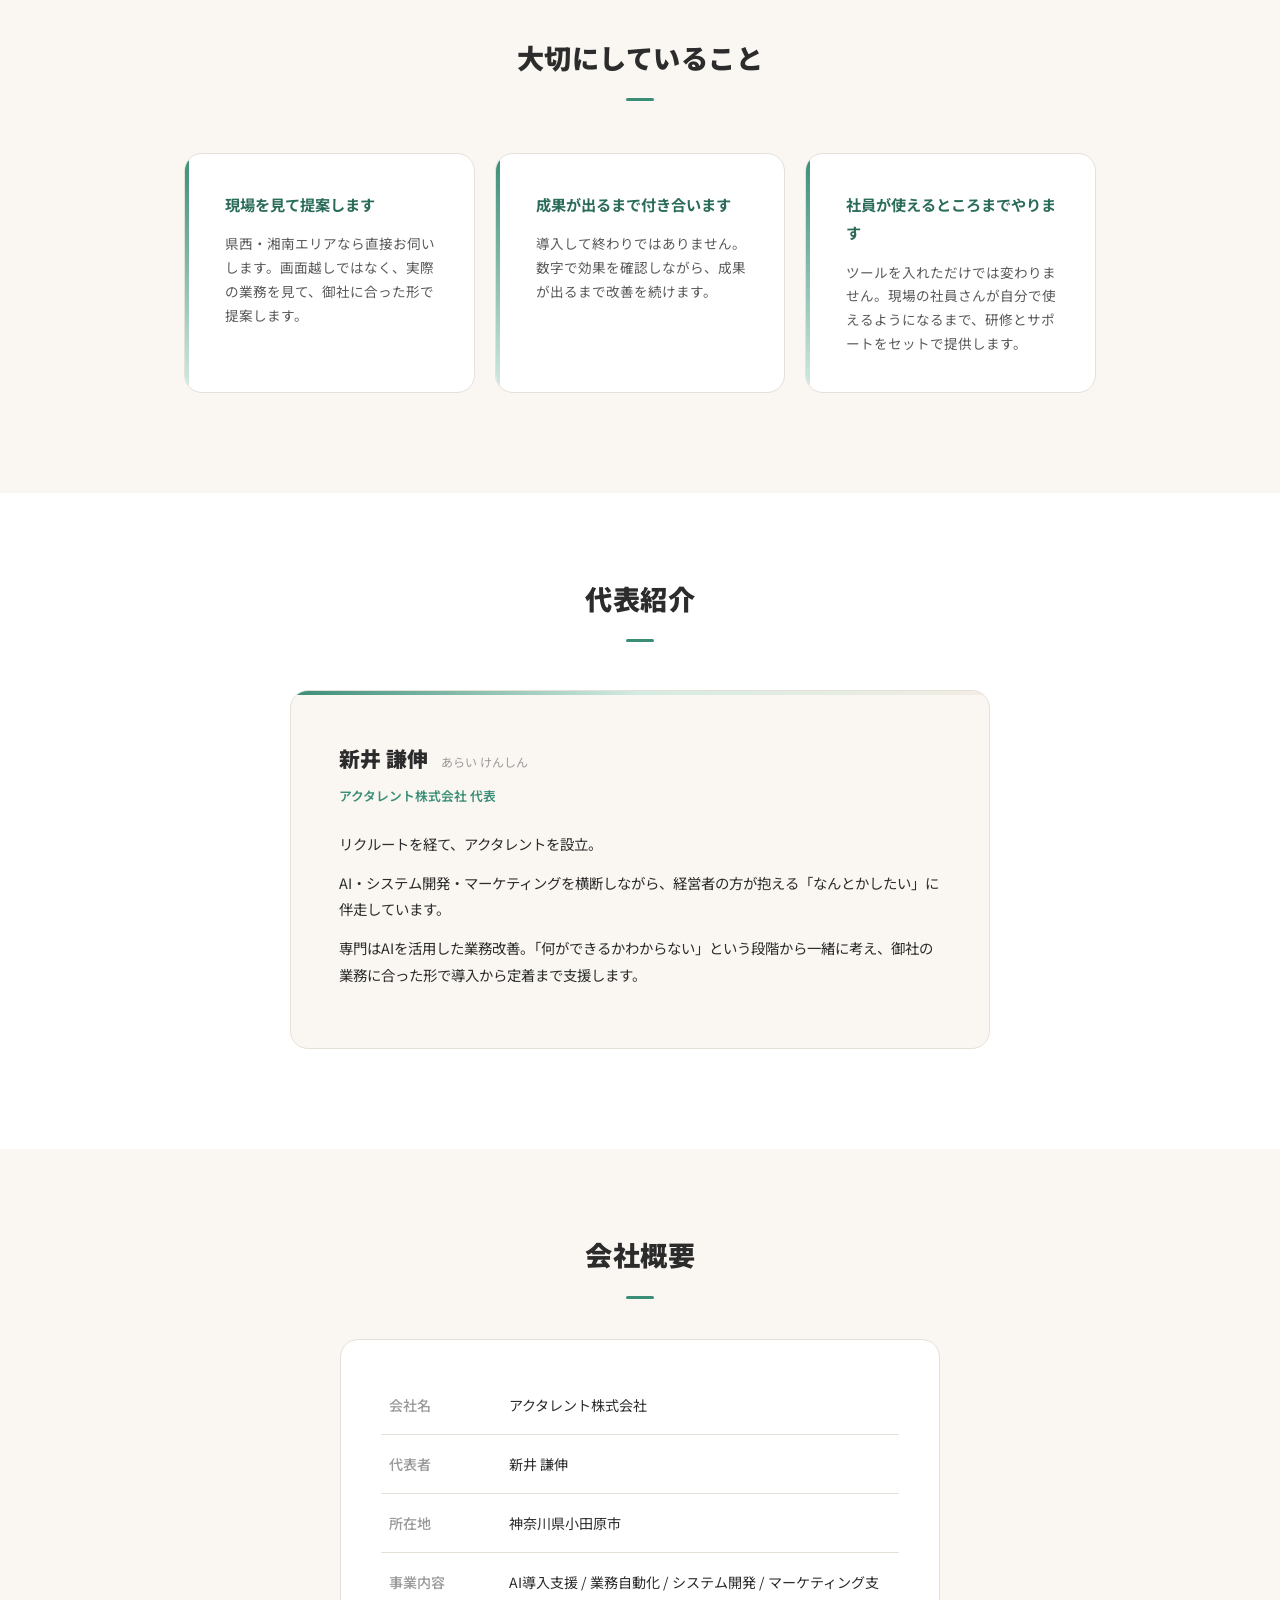
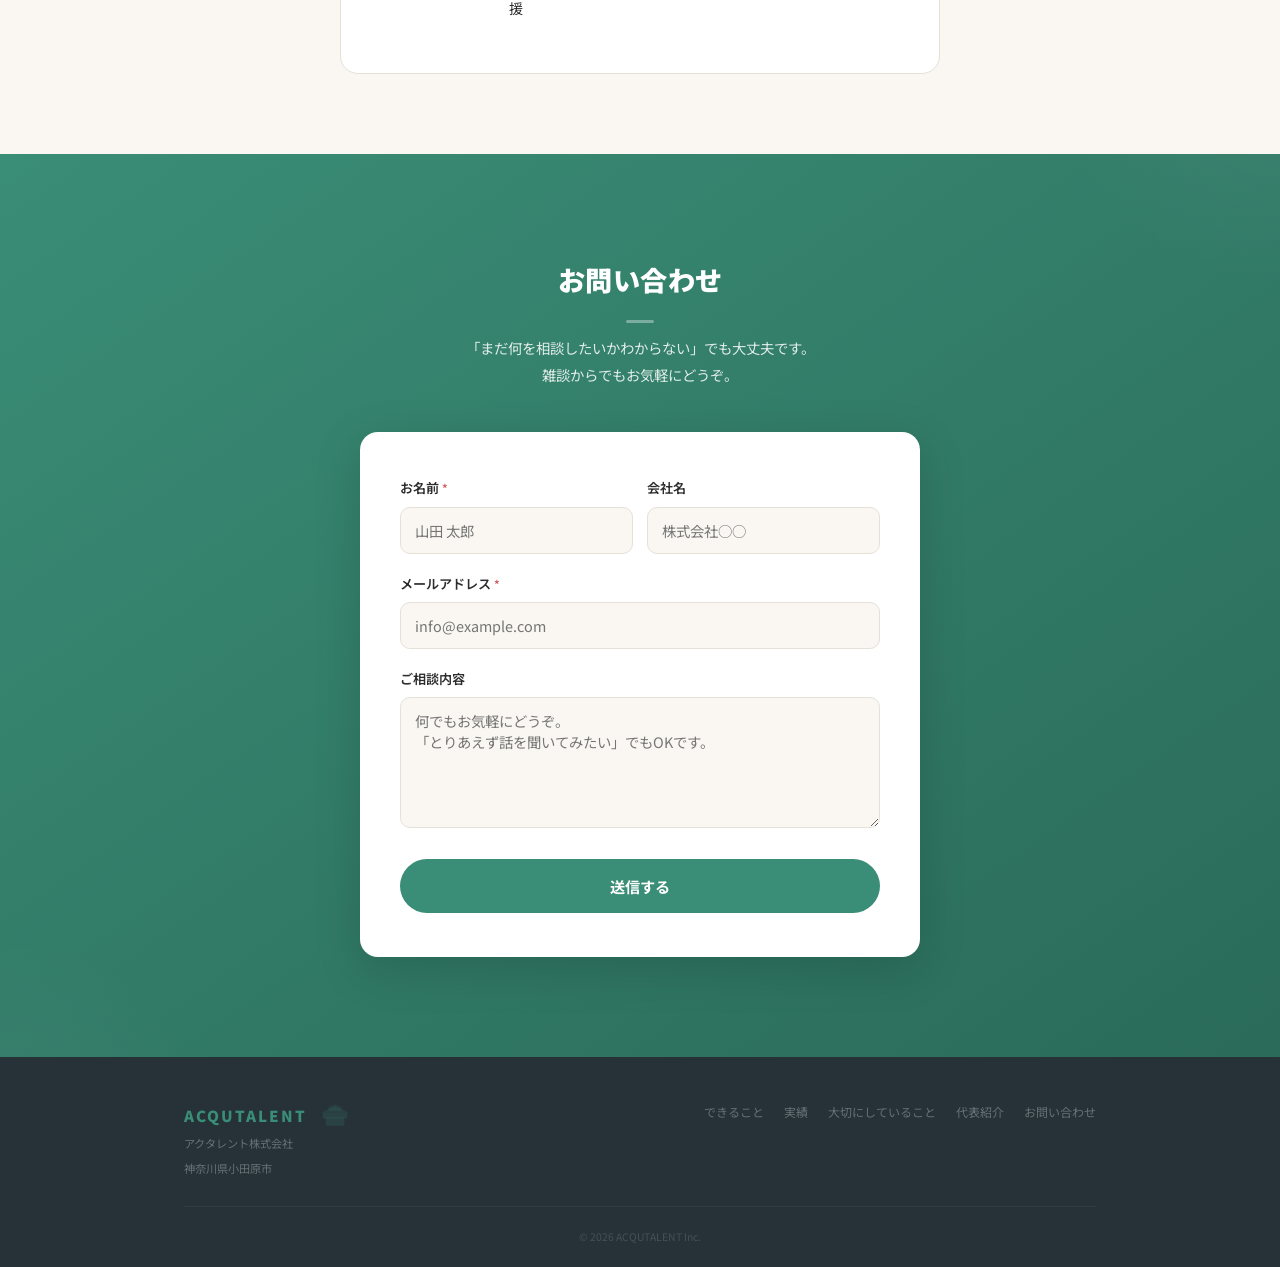
<file: index_v1.html>
<!DOCTYPE html>
<html lang="ja">

<head>
  <meta charset="UTF-8">
  <meta name="viewport" content="width=device-width, initial-scale=1.0">
  <title>ACQUTALENT | 導入から実行まで、隣にいます。</title>
  <meta name="description"
    content="神奈川県小田原市のアクタレント株式会社。AI・業務自動化で、地域の中小企業の「困った」を一緒に解決します。">
  <link rel="preconnect" href="https://fonts.googleapis.com">
  <link rel="preconnect" href="https://fonts.gstatic.com" crossorigin>
  <link href="https://fonts.googleapis.com/css2?family=Noto+Sans+JP:wght@400;500;700;900&display=swap"
    rel="stylesheet">
  <link rel="stylesheet" href="style.css">
</head>

<body>

  <!-- ナビゲーション -->
  <nav class="nav" id="nav">
    <div class="nav-inner">
      <a href="#" class="nav-logo">ACQUTALENT</a>
      <div class="nav-links">
        <a href="#service">できること</a>
        <a href="#works">実績</a>
        <a href="#value">大切にしていること</a>
        <a href="#about">代表紹介</a>
        <a href="#contact" class="nav-cta">相談してみる</a>
      </div>
      <button class="hamburger" id="hamburger" aria-label="メニュー">
        <span></span><span></span><span></span>
      </button>
    </div>
  </nav>

  <!-- モバイルメニュー -->
  <div class="mobile-menu" id="mobileMenu">
    <a href="#service">できること</a>
    <a href="#works">実績</a>
    <a href="#value">大切にしていること</a>
    <a href="#about">代表紹介</a>
    <a href="#contact" class="mobile-cta">相談してみる</a>
  </div>

  <!-- ヒーロー -->
  <section class="hero" id="hero">
    <div class="hero-bg">
      <div class="hero-shape hero-shape--1"></div>
      <div class="hero-shape hero-shape--2"></div>
      <div class="hero-shape hero-shape--3"></div>
    </div>
    <!-- 小田原の風景イラスト（SVG） -->
    <div class="hero-skyline">
      <svg viewBox="0 0 1440 800" preserveAspectRatio="xMidYMax slice" class="skyline-svg">
        <defs>
          <linearGradient id="skyGrad" x1="0" y1="0" x2="0" y2="1">
            <stop offset="0%" stop-color="rgba(180,210,230,0.08)" />
            <stop offset="40%" stop-color="rgba(180,210,230,0.04)" />
            <stop offset="100%" stop-color="transparent" />
          </linearGradient>
          <linearGradient id="mountainFar" x1="0" y1="0" x2="0" y2="1">
            <stop offset="0%" stop-color="rgba(58,141,118,0.06)" />
            <stop offset="100%" stop-color="rgba(58,141,118,0.03)" />
          </linearGradient>
          <linearGradient id="mountainMid" x1="0" y1="0" x2="0" y2="1">
            <stop offset="0%" stop-color="rgba(58,141,118,0.09)" />
            <stop offset="100%" stop-color="rgba(58,141,118,0.04)" />
          </linearGradient>
          <linearGradient id="mountainNear" x1="0" y1="0" x2="0" y2="1">
            <stop offset="0%" stop-color="rgba(58,141,118,0.12)" />
            <stop offset="100%" stop-color="rgba(58,141,118,0.05)" />
          </linearGradient>
          <linearGradient id="seaGrad" x1="0" y1="0" x2="0" y2="1">
            <stop offset="0%" stop-color="rgba(58,141,118,0.06)" />
            <stop offset="100%" stop-color="rgba(58,141,118,0.14)" />
          </linearGradient>
        </defs>

        <!-- 空のグラデーション -->
        <rect x="0" y="0" width="1440" height="800" fill="url(#skyGrad)" />

        <!-- 雲 -->
        <g fill="rgba(255,255,255,0.25)">
          <ellipse cx="200" cy="180" rx="80" ry="20" />
          <ellipse cx="240" cy="175" rx="50" ry="16" />
          <ellipse cx="160" cy="178" rx="40" ry="14" />
        </g>
        <g fill="rgba(255,255,255,0.15)">
          <ellipse cx="900" cy="140" rx="100" ry="18" />
          <ellipse cx="950" cy="135" rx="60" ry="14" />
          <ellipse cx="850" cy="138" rx="50" ry="12" />
        </g>
        <g fill="rgba(255,255,255,0.12)">
          <ellipse cx="1300" cy="200" rx="70" ry="16" />
          <ellipse cx="1340" cy="196" rx="45" ry="12" />
        </g>

        <!-- 太陽（右上にうっすら） -->
        <circle cx="1250" cy="120" r="60" fill="rgba(245,200,100,0.06)" />
        <circle cx="1250" cy="120" r="40" fill="rgba(245,200,100,0.04)" />

        <!-- 最奥の山（うっすら） -->
        <path d="M0,520 C100,480 200,500 320,440 C400,400 480,420 580,380 C660,350 720,370 820,340 C900,315 960,330 1060,310 C1140,295 1200,310 1300,300 C1360,292 1400,305 1440,298 L1440,800 L0,800 Z" fill="url(#mountainFar)" />

        <!-- 中間の山（箱根連山） -->
        <path d="M0,560 C80,520 140,540 240,490 C320,450 380,475 480,430 C560,395 620,415 720,385 C800,360 860,378 960,365 C1040,355 1100,370 1200,358 C1280,348 1340,360 1440,350 L1440,800 L0,800 Z" fill="url(#mountainMid)" />

        <!-- 手前の山（丹沢） -->
        <path d="M0,600 C100,570 160,585 260,545 C340,515 400,535 500,500 C580,475 640,490 740,470 C820,455 880,465 980,455 C1060,448 1120,458 1220,448 C1300,440 1370,450 1440,445 L1440,800 L0,800 Z" fill="url(#mountainNear)" />

        <!-- 森（左側） -->
        <g fill="rgba(58,141,118,0.10)">
          <ellipse cx="60" cy="585" rx="28" ry="35" />
          <ellipse cx="95" cy="578" rx="24" ry="30" />
          <ellipse cx="130" cy="588" rx="26" ry="32" />
          <ellipse cx="160" cy="580" rx="20" ry="28" />
          <ellipse cx="30" cy="590" rx="22" ry="28" />
          <ellipse cx="185" cy="586" rx="18" ry="24" />
        </g>

        <!-- 森（中央左） -->
        <g fill="rgba(58,141,118,0.07)">
          <ellipse cx="420" cy="520" rx="18" ry="24" />
          <ellipse cx="445" cy="515" rx="22" ry="28" />
          <ellipse cx="470" cy="522" rx="16" ry="22" />
          <ellipse cx="395" cy="525" rx="14" ry="20" />
        </g>

        <!-- 森（中央右） -->
        <g fill="rgba(58,141,118,0.08)">
          <ellipse cx="680" cy="485" rx="20" ry="26" />
          <ellipse cx="710" cy="478" rx="24" ry="30" />
          <ellipse cx="740" cy="488" rx="18" ry="24" />
          <ellipse cx="760" cy="482" rx="16" ry="22" />
        </g>

        <!-- 森（右側） -->
        <g fill="rgba(58,141,118,0.09)">
          <ellipse cx="1260" cy="458" rx="22" ry="28" />
          <ellipse cx="1290" cy="452" rx="18" ry="24" />
          <ellipse cx="1320" cy="460" rx="20" ry="26" />
          <ellipse cx="1350" cy="454" rx="16" ry="22" />
          <ellipse cx="1380" cy="458" rx="14" ry="20" />
        </g>

        <!-- 小田原城（大きく） -->
        <g transform="translate(940, 340)" fill="rgba(58,141,118,0.14)">
          <!-- 石垣 -->
          <path d="M-10,150 L0,105 L120,105 L130,150 Z" />
          <line x1="15" y1="125" x2="105" y2="125" stroke="rgba(58,141,118,0.08)" stroke-width="0.8" />
          <line x1="8" y1="138" x2="112" y2="138" stroke="rgba(58,141,118,0.06)" stroke-width="0.6" />

          <!-- 一階 -->
          <rect x="12" y="72" width="96" height="36" rx="1" />
          <path d="M0,72 Q60,44 120,72 Z" fill="rgba(58,141,118,0.16)" />
          <path d="M0,72 Q8,67 12,72" fill="rgba(58,141,118,0.11)" />
          <path d="M108,72 Q112,67 120,72" fill="rgba(58,141,118,0.11)" />

          <!-- 二階 -->
          <rect x="22" y="40" width="76" height="26" rx="1" />
          <path d="M12,40 Q60,18 108,40 Z" fill="rgba(58,141,118,0.16)" />
          <path d="M12,40 Q18,36 22,40" fill="rgba(58,141,118,0.11)" />
          <path d="M98,40 Q102,36 108,40" fill="rgba(58,141,118,0.11)" />

          <!-- 三階 -->
          <rect x="32" y="16" width="56" height="18" rx="1" />
          <path d="M22,16 Q60,0 98,16 Z" fill="rgba(58,141,118,0.18)" />
          <path d="M22,16 Q28,12 32,16" fill="rgba(58,141,118,0.12)" />
          <path d="M88,16 Q92,12 98,16" fill="rgba(58,141,118,0.12)" />

          <!-- しゃちほこ -->
          <path d="M60,0 L57,-8 Q60,-4 63,-8 Z" fill="rgba(58,141,118,0.15)" />

          <!-- 窓（三階） -->
          <rect x="48" y="20" width="5" height="8" rx="1" fill="rgba(255,255,255,0.3)" />
          <rect x="58" y="20" width="5" height="8" rx="1" fill="rgba(255,255,255,0.3)" />
          <rect x="68" y="20" width="5" height="8" rx="1" fill="rgba(255,255,255,0.3)" />

          <!-- 窓（二階） -->
          <rect x="34" y="48" width="6" height="10" rx="1" fill="rgba(255,255,255,0.25)" />
          <rect x="48" y="48" width="6" height="10" rx="1" fill="rgba(255,255,255,0.25)" />
          <rect x="62" y="48" width="6" height="10" rx="1" fill="rgba(255,255,255,0.25)" />
          <rect x="76" y="48" width="6" height="10" rx="1" fill="rgba(255,255,255,0.25)" />

          <!-- 窓（一階） -->
          <rect x="26" y="80" width="7" height="14" rx="1" fill="rgba(255,255,255,0.2)" />
          <rect x="40" y="80" width="7" height="14" rx="1" fill="rgba(255,255,255,0.2)" />
          <rect x="54" y="80" width="7" height="14" rx="1" fill="rgba(255,255,255,0.2)" />
          <rect x="68" y="80" width="7" height="14" rx="1" fill="rgba(255,255,255,0.2)" />
          <rect x="82" y="80" width="7" height="14" rx="1" fill="rgba(255,255,255,0.2)" />
        </g>

        <!-- 城の周りの木 -->
        <g fill="rgba(58,141,118,0.11)">
          <ellipse cx="920" cy="478" rx="20" ry="28" />
          <ellipse cx="895" cy="484" rx="16" ry="22" />
          <ellipse cx="1085" cy="480" rx="18" ry="26" />
          <ellipse cx="1110" cy="486" rx="14" ry="20" />
          <ellipse cx="1130" cy="482" rx="12" ry="18" />
        </g>

        <!-- 里の家々（城の手前） -->
        <g fill="rgba(58,141,118,0.06)">
          <rect x="800" y="504" width="18" height="14" rx="1" />
          <polygon points="798,504 809,494 820,504" fill="rgba(58,141,118,0.08)" />
          <rect x="830" y="508" width="14" height="10" rx="1" />
          <polygon points="828,508 837,500 846,508" fill="rgba(58,141,118,0.07)" />
          <rect x="1140" y="500" width="16" height="12" rx="1" />
          <polygon points="1138,500 1148,491 1158,500" fill="rgba(58,141,118,0.07)" />
        </g>

        <!-- 海（相模湾） -->
        <path d="M0,640 C120,628 240,650 360,635 C480,620 600,642 720,630 C840,618 960,640 1080,628 C1200,616 1320,635 1440,625 L1440,800 L0,800 Z" fill="url(#seaGrad)" />

        <!-- 波のライン -->
        <path d="M0,650 C180,638 360,658 540,645 C720,632 900,655 1080,642 C1260,630 1380,648 1440,640" fill="none" stroke="rgba(58,141,118,0.10)" stroke-width="1.2" />
        <path d="M0,670 C200,660 400,678 600,665 C800,652 1000,672 1200,660 C1350,650 1420,665 1440,658" fill="none" stroke="rgba(58,141,118,0.07)" stroke-width="0.8" />
        <path d="M0,690 C160,682 320,696 480,685 C640,674 800,692 960,682 C1120,672 1280,688 1440,680" fill="none" stroke="rgba(58,141,118,0.05)" stroke-width="0.6" />
        <path d="M0,720 C240,712 480,728 720,716 C960,704 1200,722 1440,712" fill="none" stroke="rgba(58,141,118,0.04)" stroke-width="0.5" />
        <path d="M0,750 C300,742 600,756 900,745 C1200,734 1380,748 1440,742" fill="none" stroke="rgba(58,141,118,0.03)" stroke-width="0.4" />

        <!-- ヨット（大きめ） -->
        <g transform="translate(300, 600)">
          <polygon points="6,0 0,22 12,22" fill="rgba(255,255,255,0.35)" />
          <polygon points="6,3 6,22 16,18" fill="rgba(255,255,255,0.20)" />
          <line x1="6" y1="0" x2="6" y2="26" stroke="rgba(58,141,118,0.12)" stroke-width="1" />
          <ellipse cx="6" cy="26" rx="14" ry="3" fill="rgba(58,141,118,0.08)" />
        </g>

        <!-- ヨット（遠い） -->
        <g transform="translate(1100, 610)">
          <polygon points="3,0 0,12 6,12" fill="rgba(255,255,255,0.25)" />
          <line x1="3" y1="0" x2="3" y2="14" stroke="rgba(58,141,118,0.08)" stroke-width="0.7" />
          <ellipse cx="3" cy="14" rx="8" ry="2" fill="rgba(58,141,118,0.05)" />
        </g>

        <!-- ヨット（もっと遠い） -->
        <g transform="translate(750, 618)">
          <polygon points="2,0 0,7 4,7" fill="rgba(255,255,255,0.18)" />
          <line x1="2" y1="0" x2="2" y2="8" stroke="rgba(58,141,118,0.06)" stroke-width="0.5" />
          <ellipse cx="2" cy="8" rx="5" ry="1.2" fill="rgba(58,141,118,0.04)" />
        </g>

        <!-- カモメ（大） -->
        <g stroke="rgba(58,141,118,0.14)" stroke-width="1.8" fill="none" stroke-linecap="round">
          <path d="M280,280 Q290,266 300,276" />
          <path d="M300,276 Q310,266 320,280" />
        </g>
        <!-- カモメ（中） -->
        <g stroke="rgba(58,141,118,0.10)" stroke-width="1.2" fill="none" stroke-linecap="round">
          <path d="M360,260 Q366,252 372,258" />
          <path d="M372,258 Q378,252 384,260" />
        </g>
        <!-- カモメ（小） -->
        <g stroke="rgba(58,141,118,0.07)" stroke-width="0.8" fill="none" stroke-linecap="round">
          <path d="M420,270 Q424,266 428,269" />
          <path d="M428,269 Q432,266 436,270" />
        </g>
        <!-- カモメ（右側） -->
        <g stroke="rgba(58,141,118,0.09)" stroke-width="1" fill="none" stroke-linecap="round">
          <path d="M1200,300 Q1206,292 1212,298" />
          <path d="M1212,298 Q1218,292 1224,300" />
        </g>
        <g stroke="rgba(58,141,118,0.06)" stroke-width="0.8" fill="none" stroke-linecap="round">
          <path d="M1260,320 Q1264,316 1268,319" />
          <path d="M1268,319 Q1272,316 1276,320" />
        </g>
        <!-- カモメ（上の方） -->
        <g stroke="rgba(58,141,118,0.05)" stroke-width="0.7" fill="none" stroke-linecap="round">
          <path d="M600,220 Q603,216 606,219" />
          <path d="M606,219 Q609,216 612,220" />
        </g>

        <!-- みかんの木（左の丘にさりげなく） -->
        <g transform="translate(220, 545)">
          <rect x="8" y="24" width="4" height="18" rx="2" fill="rgba(100,80,50,0.06)" />
          <ellipse cx="10" cy="16" rx="18" ry="20" fill="rgba(58,141,118,0.07)" />
          <circle cx="5" cy="22" r="3" fill="rgba(220,160,50,0.10)" />
          <circle cx="18" cy="18" r="2.5" fill="rgba(220,160,50,0.08)" />
          <circle cx="10" cy="10" r="2.8" fill="rgba(220,160,50,0.09)" />
        </g>
      </svg>
    </div>
    <div class="hero-content">
      <p class="hero-location">神奈川県小田原市のIT会社です</p>
      <h1 class="hero-title">導入から実行まで、隣にいます。</h1>
      <p class="hero-sub">
        「AIって気になるけど、何から始めれば…」<br>
        そのまま放置してませんか？<br>
        一緒に整理するところから始めます。
      </p>
      <a href="#contact" class="btn-primary">まずは気軽に相談する</a>
    </div>
    <div class="hero-scroll">
      <span>SCROLL</span>
      <div class="hero-scroll-line"></div>
    </div>
  </section>

  <!-- 波ディバイダー（相模湾） -->
  <div class="wave-divider wave-divider--white">
    <svg viewBox="0 0 1440 60" preserveAspectRatio="none">
      <path d="M0,30 C240,55 480,5 720,30 C960,55 1200,5 1440,30 L1440,60 L0,60 Z" fill="#ffffff" />
    </svg>
  </div>

  <!-- お悩み -->
  <section class="pain" id="pain">
    <div class="container">
      <h2 class="section-title">こんなこと、思っていませんか？</h2>
      <div class="pain-grid">
        <div class="pain-card">
          <div class="pain-num">01</div>
          <p>毎日同じ事務作業に<br>時間を取られている</p>
        </div>
        <div class="pain-card">
          <div class="pain-num">02</div>
          <p>人手が足りないけど<br>すぐには雇えない</p>
        </div>
        <div class="pain-card">
          <div class="pain-num">03</div>
          <p>AIって気になるけど<br>何から始めればいいの？</p>
        </div>
        <div class="pain-card">
          <div class="pain-num">04</div>
          <p>ITのこと<br>気軽に相談できる人がいない</p>
        </div>
      </div>
      <p class="pain-cta">一つでも当てはまったら、ぜひ一度お話しさせてください。</p>
    </div>
  </section>

  <!-- 波ディバイダー -->
  <div class="wave-divider wave-divider--warm">
    <svg viewBox="0 0 1440 60" preserveAspectRatio="none">
      <path d="M0,30 C240,5 480,55 720,30 C960,5 1200,55 1440,30 L1440,60 L0,60 Z" fill="#FAF7F2" />
    </svg>
  </div>

  <!-- できること -->
  <section class="service" id="service">
    <div class="container">
      <h2 class="section-title">私たちにできること</h2>
      <p class="section-sub">「何をすべきか」の相談から、実際に動くものを作るところまで。</p>
      <div class="service-grid">
        <div class="service-card">
          <div class="service-accent"></div>
          <div class="service-number">01</div>
          <h3>AI導入サポート</h3>
          <p>「AIで何ができるの？」から一緒に考えます。御社の業務を見て、本当に効果があるところだけ提案します。</p>
        </div>
        <div class="service-card">
          <div class="service-accent"></div>
          <div class="service-number">02</div>
          <h3>業務の自動化・効率化</h3>
          <p>見積もり作成、データ入力、レポート作成…「人がやらなくていい仕事」を見つけて、仕組みで解決します。</p>
        </div>
        <div class="service-card">
          <div class="service-accent"></div>
          <div class="service-number">03</div>
          <h3>システム・ツール開発</h3>
          <p>業務に合わせたシステムやWebサービスを設計・開発。「こんなのあったらいいな」を形にします。</p>
        </div>
        <div class="service-card">
          <div class="service-accent"></div>
          <div class="service-number">04</div>
          <h3>ホームページ改善</h3>
          <p>「作ったまま放置」のHPを、今の御社に合った形にリニューアル。短期間・低コストでお届けします。</p>
        </div>
      </div>
    </div>
  </section>

  <!-- 波ディバイダー -->
  <div class="wave-divider wave-divider--white-from-warm">
    <svg viewBox="0 0 1440 60" preserveAspectRatio="none">
      <path d="M0,30 C240,55 480,5 720,30 C960,55 1200,5 1440,30 L1440,60 L0,60 Z" fill="#ffffff" />
    </svg>
  </div>

  <!-- 実績 -->
  <section class="works" id="works">
    <div class="container">
      <h2 class="section-title">お手伝いの実績</h2>
      <p class="section-sub">業種・規模を問わず、さまざまな「困った」を解決してきました。</p>
      <div class="works-grid">
        <div class="works-card">
          <div class="works-tag">LINE構築・運用</div>
          <h3>S旅館 様</h3>
          <p class="works-desc">LINE公式アカウントの構築から運用代行まで一気通貫で対応。予約導線の整備とリピーター育成の仕組みを構築しました。</p>
          <div class="works-result">
            <span class="works-label">成果</span>
            <span>LINE経由の予約導線を確立・継続運用中</span>
          </div>
        </div>
        <div class="works-card">
          <div class="works-tag">LINE構築・システム開発</div>
          <h3>S信用金庫 様</h3>
          <p class="works-desc">Lステップを活用したLINE公式アカウントの構築に加え、マッチングサイトの開発を担当。集客基盤とWebサービスの両面から支援しました。</p>
          <div class="works-result">
            <span class="works-label">成果</span>
            <span>LINE運用基盤の確立・マッチングサイト稼働中</span>
          </div>
        </div>
        <div class="works-card">
          <div class="works-tag">業務自動化</div>
          <h3>T清掃サービス 様</h3>
          <p class="works-desc">見積もり作成の自動化システムを開発し、作業時間を大幅に削減。あわせて業務マニュアルの管理体制も整備しました。</p>
          <div class="works-result">
            <span class="works-label">成果</span>
            <span>見積もり作成の自動化・マニュアル管理を効率化</span>
          </div>
        </div>
      </div>
    </div>
  </section>

  <!-- 波ディバイダー -->
  <div class="wave-divider wave-divider--warm-from-white">
    <svg viewBox="0 0 1440 60" preserveAspectRatio="none">
      <path d="M0,30 C240,5 480,55 720,30 C960,5 1200,55 1440,30 L1440,60 L0,60 Z" fill="#FAF7F2" />
    </svg>
  </div>

  <!-- 大切にしていること -->
  <section class="value" id="value">
    <div class="container">
      <h2 class="section-title">大切にしていること</h2>
      <div class="value-grid">
        <div class="value-card">
          <div class="value-deco"></div>
          <h3>現場を見て提案します</h3>
          <p>県西・湘南エリアなら直接お伺いします。画面越しではなく、実際の業務を見て、御社に合った形で提案します。</p>
        </div>
        <div class="value-card">
          <div class="value-deco"></div>
          <h3>成果が出るまで付き合います</h3>
          <p>導入して終わりではありません。数字で効果を確認しながら、成果が出るまで改善を続けます。</p>
        </div>
        <div class="value-card">
          <div class="value-deco"></div>
          <h3>社員が使えるところまでやります</h3>
          <p>ツールを入れただけでは変わりません。現場の社員さんが自分で使えるようになるまで、研修とサポートをセットで提供します。</p>
        </div>
      </div>
    </div>
  </section>

  <!-- 代表紹介 -->
  <section class="about" id="about">
    <div class="container">
      <h2 class="section-title">代表紹介</h2>
      <div class="about-card">
        <div class="about-header">
          <h3 class="about-name">新井 謙伸 <span class="about-reading">あらい けんしん</span></h3>
          <p class="about-role">アクタレント株式会社 代表</p>
        </div>
        <div class="about-right">
          <p class="about-bio">
            リクルートを経て、アクタレントを設立。
          </p>
          <p class="about-bio">
            AI・システム開発・マーケティングを横断しながら、経営者の方が抱える「なんとかしたい」に伴走しています。
          </p>
          <p class="about-bio">
            専門はAIを活用した業務改善。「何ができるかわからない」という段階から一緒に考え、御社の業務に合った形で導入から定着まで支援します。
          </p>
        </div>
      </div>
    </div>
  </section>

  <!-- 会社概要 -->
  <section class="company" id="company">
    <div class="container">
      <h2 class="section-title">会社概要</h2>
      <div class="company-card">
        <table class="company-table">
          <tr>
            <th>会社名</th>
            <td>アクタレント株式会社</td>
          </tr>
          <tr>
            <th>代表者</th>
            <td>新井 謙伸</td>
          </tr>
          <tr>
            <th>所在地</th>
            <td>神奈川県小田原市</td>
          </tr>
          <tr>
            <th>事業内容</th>
            <td>AI導入支援 / 業務自動化 / システム開発 / マーケティング支援</td>
          </tr>
        </table>
      </div>
    </div>
  </section>

  <!-- お問い合わせ -->
  <section class="contact" id="contact">
    <div class="container">
      <h2 class="section-title section-title--white">お問い合わせ</h2>
      <p class="contact-lead">「まだ何を相談したいかわからない」でも大丈夫です。<br>雑談からでもお気軽にどうぞ。</p>
      <form class="contact-form" id="contactForm" action="https://formspree.io/f/mkoqpwvz" method="POST">
        <input type="hidden" name="_next" value="https://acqutalent-hp.vercel.app/thanks.html">
        <div class="form-row">
          <div class="form-group">
            <label for="name">お名前 <span class="required">*</span></label>
            <input type="text" id="name" name="name" required placeholder="山田 太郎">
          </div>
          <div class="form-group">
            <label for="company">会社名</label>
            <input type="text" id="company" name="company" placeholder="株式会社○○">
          </div>
        </div>
        <div class="form-group">
          <label for="email">メールアドレス <span class="required">*</span></label>
          <input type="email" id="email" name="email" required placeholder="info@example.com">
        </div>
        <div class="form-group">
          <label for="message">ご相談内容</label>
          <textarea id="message" name="message" rows="5"
            placeholder="何でもお気軽にどうぞ。&#10;「とりあえず話を聞いてみたい」でもOKです。"></textarea>
        </div>
        <button type="submit" class="btn-submit">送信する</button>
      </form>
    </div>
  </section>

  <!-- フッター -->
  <footer class="footer">
    <div class="container">
      <div class="footer-inner">
        <div class="footer-brand">
          <div class="footer-brand-top">
            <span class="footer-logo">ACQUTALENT</span>
            <!-- フッターの城ミニシルエット -->
            <svg class="footer-castle" viewBox="0 0 50 30" width="36" height="22">
              <rect x="12" y="18" width="26" height="12" fill="rgba(58,141,118,0.3)" rx="1" />
              <rect x="8" y="12" width="34" height="8" fill="rgba(58,141,118,0.3)" rx="1" />
              <polygon points="5,12 25,2 45,12" fill="rgba(58,141,118,0.25)" />
              <rect x="16" y="5" width="18" height="4" fill="rgba(58,141,118,0.25)" rx="1" />
              <polygon points="13,5 25,0 37,5" fill="rgba(58,141,118,0.2)" />
            </svg>
          </div>
          <p>アクタレント株式会社</p>
          <p>神奈川県小田原市</p>
        </div>
        <div class="footer-links">
          <a href="#service">できること</a>
          <a href="#works">実績</a>
          <a href="#value">大切にしていること</a>
          <a href="#about">代表紹介</a>
          <a href="#contact">お問い合わせ</a>
        </div>
      </div>
      <p class="copyright">&copy; 2026 ACQUTALENT Inc.</p>
    </div>
  </footer>

  <script src="script.js"></script>
</body>

</html>
</file>
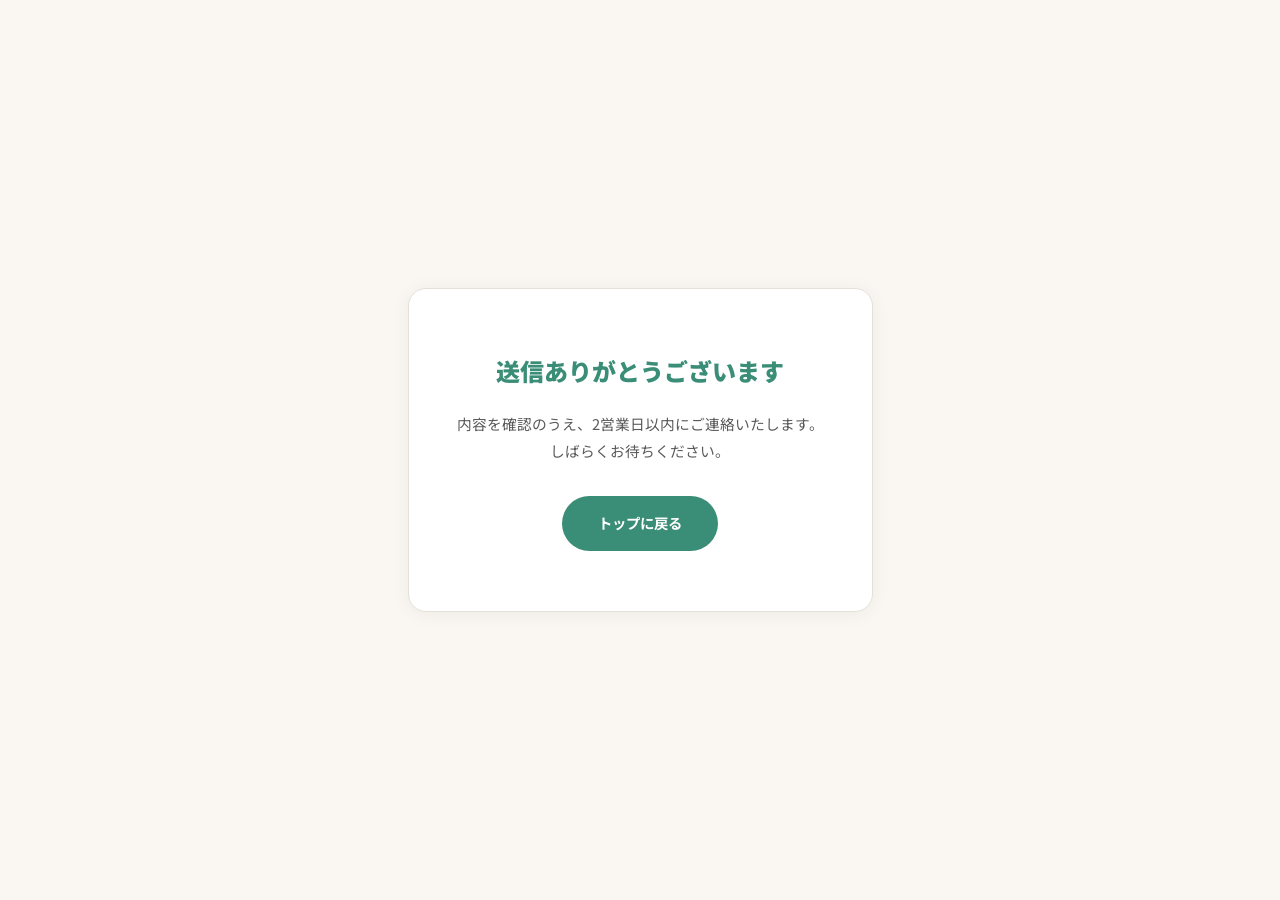
<file: thanks.html>
<!DOCTYPE html>
<html lang="ja">

<head>
  <meta charset="UTF-8">
  <meta name="viewport" content="width=device-width, initial-scale=1.0">
  <title>送信完了 | アクタレント株式会社</title>
  <link rel="preconnect" href="https://fonts.googleapis.com">
  <link rel="preconnect" href="https://fonts.gstatic.com" crossorigin>
  <link href="https://fonts.googleapis.com/css2?family=Noto+Sans+JP:wght@400;500;700;900&display=swap"
    rel="stylesheet">
  <link rel="stylesheet" href="style.css">
  <style>
    .thanks {
      min-height: 100vh;
      display: flex;
      align-items: center;
      justify-content: center;
      background: var(--warm);
      text-align: center;
      padding: 24px;
    }
    .thanks-card {
      max-width: 520px;
      background: var(--white);
      border-radius: var(--radius);
      padding: 60px 48px;
      border: 1px solid var(--border);
      box-shadow: var(--shadow);
    }
    .thanks-card h1 {
      font-size: 1.5rem;
      font-weight: 900;
      margin-bottom: 16px;
      color: var(--green);
    }
    .thanks-card p {
      font-size: 0.92rem;
      color: var(--text-mid);
      line-height: 1.85;
      margin-bottom: 32px;
    }
    .thanks-back {
      display: inline-block;
      background: var(--green);
      color: var(--white);
      padding: 14px 36px;
      border-radius: 50px;
      font-size: 0.9rem;
      font-weight: 700;
      transition: var(--transition);
    }
    .thanks-back:hover {
      background: var(--green-dark);
      transform: translateY(-2px);
    }
  </style>
</head>

<body>
  <div class="thanks">
    <div class="thanks-card">
      <h1>送信ありがとうございます</h1>
      <p>内容を確認のうえ、2営業日以内にご連絡いたします。<br>しばらくお待ちください。</p>
      <a href="index.html" class="thanks-back">トップに戻る</a>
    </div>
  </div>
</body>

</html>
</file>
<file: style.css>
/* ===========================
   ACQUTALENT Corporate Site
   Warm, approachable, local
   Odawara motifs
   =========================== */

*, *::before, *::after {
  margin: 0;
  padding: 0;
  box-sizing: border-box;
}

:root {
  --green: #3A8D76;
  --green-light: #EBF5F1;
  --green-dark: #2A6B59;
  --green-pale: #D4ECE3;
  --warm: #FAF7F2;
  --warm-mid: #F3EDE4;
  --text: #2C2C2C;
  --text-mid: #5A5A5A;
  --text-light: #999999;
  --white: #FFFFFF;
  --border: #E5E0D8;
  --radius: 18px;
  --radius-sm: 10px;
  --shadow: 0 2px 20px rgba(0, 0, 0, 0.05);
  --shadow-hover: 0 12px 40px rgba(0, 0, 0, 0.09);
  --transition: 0.35s cubic-bezier(0.4, 0, 0.2, 1);
}

html {
  scroll-behavior: smooth;
  font-size: 16px;
}

body {
  font-family: 'Noto Sans JP', sans-serif;
  color: var(--text);
  background: var(--white);
  line-height: 1.85;
  -webkit-font-smoothing: antialiased;
}

a { text-decoration: none; color: inherit; }
.container { max-width: 960px; margin: 0 auto; padding: 0 24px; }
.sp-only { display: none; }
section[id] { scroll-margin-top: 80px; }

/* ========== Nav ========== */
.nav {
  position: fixed;
  top: 0;
  left: 0;
  right: 0;
  z-index: 100;
  background: rgba(255, 255, 255, 0.9);
  backdrop-filter: blur(16px);
  -webkit-backdrop-filter: blur(16px);
  border-bottom: 1px solid rgba(0, 0, 0, 0.04);
}

.nav-inner {
  max-width: 960px;
  margin: 0 auto;
  padding: 0 24px;
  display: flex;
  align-items: center;
  justify-content: space-between;
  height: 64px;
}

.nav-logo {
  font-size: 1.05rem;
  font-weight: 900;
  color: var(--green);
  letter-spacing: 2px;
}

.nav-links { display: flex; align-items: center; gap: 20px; }

.nav-links a {
  font-size: 0.8rem;
  font-weight: 500;
  color: var(--text-mid);
  transition: var(--transition);
  position: relative;
}

.nav-links a:not(.nav-cta)::after {
  content: '';
  position: absolute;
  bottom: -4px;
  left: 0;
  width: 0;
  height: 2px;
  background: var(--green);
  transition: var(--transition);
}

.nav-links a:not(.nav-cta):hover::after { width: 100%; }
.nav-links a:hover { color: var(--green); }

.nav-cta {
  background: var(--green) !important;
  color: var(--white) !important;
  padding: 8px 22px !important;
  border-radius: 50px;
  font-weight: 700 !important;
  box-shadow: 0 2px 8px rgba(58, 141, 118, 0.2);
}

.nav-cta:hover {
  background: var(--green-dark) !important;
  box-shadow: 0 4px 14px rgba(58, 141, 118, 0.3);
}

.hamburger {
  display: none;
  flex-direction: column;
  gap: 5px;
  background: none;
  border: none;
  cursor: pointer;
  padding: 8px;
}

.hamburger span {
  width: 20px;
  height: 2px;
  background: var(--text);
  border-radius: 2px;
  transition: var(--transition);
}

.hamburger.active span:nth-child(1) { transform: rotate(45deg) translate(5px, 5px); }
.hamburger.active span:nth-child(2) { opacity: 0; }
.hamburger.active span:nth-child(3) { transform: rotate(-45deg) translate(5px, -5px); }

.mobile-menu {
  display: none;
  position: fixed;
  top: 64px;
  left: 0;
  right: 0;
  background: var(--white);
  z-index: 99;
  padding: 16px 24px 24px;
  flex-direction: column;
  gap: 4px;
  border-bottom: 1px solid var(--border);
  box-shadow: var(--shadow);
}

.mobile-menu.active { display: flex; }

.mobile-menu a {
  padding: 14px 16px;
  font-size: 0.95rem;
  font-weight: 500;
  border-radius: var(--radius-sm);
}

.mobile-menu a:hover { background: var(--green-light); }

.mobile-cta {
  text-align: center;
  background: var(--green);
  color: var(--white) !important;
  border-radius: 50px !important;
  margin-top: 8px;
  font-weight: 700;
}

/* ========== Hero ========== */
.hero {
  position: relative;
  min-height: 100vh;
  display: flex;
  align-items: center;
  justify-content: center;
  background: linear-gradient(180deg, var(--warm) 0%, #F5F0E8 70%, #EDE8DF 100%);
  padding: 120px 24px 160px;
  text-align: center;
  overflow: hidden;
}

.hero-bg {
  position: absolute;
  inset: 0;
  pointer-events: none;
}

.hero-shape {
  position: absolute;
  border-radius: 50%;
  opacity: 0.5;
}

.hero-shape--1 {
  width: 500px;
  height: 500px;
  background: radial-gradient(circle, var(--green-pale) 0%, transparent 70%);
  top: -10%;
  right: -8%;
  animation: float1 16s ease-in-out infinite;
}

.hero-shape--2 {
  width: 350px;
  height: 350px;
  background: radial-gradient(circle, var(--warm-mid) 0%, transparent 70%);
  bottom: 10%;
  left: -5%;
  animation: float2 20s ease-in-out infinite;
}

.hero-shape--3 {
  width: 200px;
  height: 200px;
  background: radial-gradient(circle, var(--green-pale) 0%, transparent 70%);
  top: 50%;
  left: 55%;
  animation: float3 14s ease-in-out infinite;
}

@keyframes float1 {
  0%, 100% { transform: translate(0, 0); }
  50% { transform: translate(-30px, 20px); }
}
@keyframes float2 {
  0%, 100% { transform: translate(0, 0); }
  50% { transform: translate(20px, -30px); }
}
@keyframes float3 {
  0%, 100% { transform: translate(0, 0); }
  50% { transform: translate(-15px, -20px); }
}

/* Odawara skyline */
.hero-skyline {
  position: absolute;
  inset: 0;
  pointer-events: none;
  z-index: 0;
}

.skyline-svg {
  display: block;
  width: 100%;
  height: 100%;
}

.hero-content {
  max-width: 640px;
  position: relative;
  z-index: 1;
}

.hero-location {
  display: inline-block;
  font-size: 0.8rem;
  color: var(--green);
  font-weight: 500;
  letter-spacing: 1.5px;
  margin-bottom: 32px;
  padding: 6px 20px;
  border: 1px solid var(--green-pale);
  border-radius: 50px;
  background: rgba(255, 255, 255, 0.6);
  animation: fadeUp 0.6s ease-out both;
}

.hero-title {
  font-size: 3.2rem;
  font-weight: 900;
  line-height: 1.3;
  margin-bottom: 32px;
  color: var(--text);
  letter-spacing: -0.5px;
  animation: fadeUp 0.6s ease-out 0.1s both;
}

.hero-sub {
  font-size: 1rem;
  color: var(--text-mid);
  line-height: 2.1;
  margin-bottom: 48px;
  animation: fadeUp 0.6s ease-out 0.2s both;
}

.btn-primary {
  display: inline-block;
  background: var(--green);
  color: var(--white);
  padding: 18px 44px;
  border-radius: 50px;
  font-size: 0.95rem;
  font-weight: 700;
  transition: var(--transition);
  box-shadow: 0 4px 20px rgba(58, 141, 118, 0.25);
  animation: fadeUp 0.6s ease-out 0.3s both;
}

.btn-primary:hover {
  background: var(--green-dark);
  transform: translateY(-2px);
  box-shadow: 0 8px 28px rgba(58, 141, 118, 0.35);
}

.hero-scroll {
  position: absolute;
  bottom: 32px;
  right: 32px;
  display: flex;
  flex-direction: column;
  align-items: center;
  gap: 8px;
  animation: fadeUp 0.6s ease-out 0.8s both;
  z-index: 1;
}

.hero-scroll span {
  writing-mode: vertical-rl;
  font-size: 0.6rem;
  letter-spacing: 3px;
  color: var(--text-light);
  font-weight: 500;
}

.hero-scroll-line {
  width: 1px;
  height: 40px;
  background: var(--border);
  position: relative;
  overflow: hidden;
}

.hero-scroll-line::after {
  content: '';
  position: absolute;
  top: -100%;
  left: 0;
  width: 100%;
  height: 100%;
  background: var(--green);
  animation: scrollLine 2s ease-in-out infinite;
}

@keyframes scrollLine {
  0% { top: -100%; }
  100% { top: 100%; }
}

@keyframes fadeUp {
  from { opacity: 0; transform: translateY(24px); }
  to { opacity: 1; transform: translateY(0); }
}

/* ========== Wave Dividers ========== */
.wave-divider {
  position: relative;
  height: 60px;
  overflow: hidden;
  margin-top: -1px;
}

.wave-divider svg {
  display: block;
  width: 100%;
  height: 60px;
}

.wave-divider--white { background: var(--warm); }
.wave-divider--warm { background: var(--white); }
.wave-divider--white-from-warm { background: var(--warm); }
.wave-divider--warm-from-white { background: var(--white); }

/* ========== Section Common ========== */
.section-title {
  font-size: 1.7rem;
  font-weight: 900;
  text-align: center;
  margin-bottom: 12px;
  letter-spacing: 0.5px;
}

.section-title::after {
  content: '';
  display: block;
  width: 28px;
  height: 3px;
  background: var(--green);
  border-radius: 2px;
  margin: 16px auto 0;
}

.section-title--white { color: var(--white); }
.section-title--white::after { background: rgba(255,255,255,0.35); }

.section-sub {
  text-align: center;
  color: var(--text-mid);
  font-size: 0.88rem;
  margin-bottom: 52px;
}

/* ========== Pain ========== */
.pain {
  padding: 80px 0 100px;
  background: var(--white);
}

.pain .section-title { margin-bottom: 52px; }

.pain-grid {
  display: grid;
  grid-template-columns: repeat(4, 1fr);
  gap: 16px;
  margin-bottom: 48px;
}

.pain-card {
  background: var(--warm);
  border-radius: var(--radius);
  padding: 36px 20px 32px;
  text-align: center;
  border: 1px solid transparent;
  transition: var(--transition);
  position: relative;
}

.pain-card::before {
  content: '';
  position: absolute;
  top: 0;
  left: 50%;
  transform: translateX(-50%);
  width: 0;
  height: 3px;
  background: var(--green);
  border-radius: 0 0 3px 3px;
  transition: width 0.4s ease;
}

.pain-card:hover::before { width: 40px; }

.pain-card:hover {
  border-color: var(--green-pale);
  transform: translateY(-6px);
  box-shadow: var(--shadow-hover);
}

.pain-num {
  font-size: 1.6rem;
  font-weight: 900;
  color: var(--green);
  opacity: 0.15;
  margin-bottom: 16px;
  line-height: 1;
}

.pain-card p {
  font-size: 0.88rem;
  font-weight: 500;
  line-height: 1.65;
}

.pain-cta {
  text-align: center;
  color: var(--green);
  font-weight: 700;
  font-size: 0.92rem;
}

/* ========== Service ========== */
.service {
  padding: 80px 0 100px;
  background: var(--warm);
  position: relative;
}

.service .section-title { margin-bottom: 8px; }

.service-grid {
  display: grid;
  grid-template-columns: repeat(2, 1fr);
  gap: 20px;
}

.service-card {
  background: var(--white);
  border-radius: var(--radius);
  padding: 40px 28px 36px;
  border: 1px solid var(--border);
  transition: var(--transition);
  position: relative;
  overflow: hidden;
}

.service-accent {
  position: absolute;
  bottom: 0;
  left: 0;
  width: 100%;
  height: 3px;
  background: linear-gradient(90deg, var(--green), var(--green-pale));
  transform: scaleX(0);
  transform-origin: left;
  transition: transform 0.5s ease;
}

.service-card:hover .service-accent { transform: scaleX(1); }

.service-card:hover {
  transform: translateY(-6px);
  box-shadow: var(--shadow-hover);
  border-color: transparent;
}

.service-number {
  font-size: 2.2rem;
  font-weight: 900;
  color: var(--green);
  opacity: 0.12;
  margin-bottom: 16px;
  line-height: 1;
}

.service-card h3 {
  font-size: 1.02rem;
  font-weight: 700;
  margin-bottom: 14px;
}

.service-card p {
  font-size: 0.85rem;
  color: var(--text-mid);
  line-height: 1.75;
}

/* みかんのあしらい */
.deco-mikan {
  position: absolute;
  bottom: 32px;
  right: 48px;
  opacity: 0.7;
  pointer-events: none;
}

/* ========== Works ========== */
.works {
  padding: 80px 0 100px;
  background: var(--white);
}

.works .section-title { margin-bottom: 8px; }

.works-grid {
  display: grid;
  grid-template-columns: repeat(3, 1fr);
  gap: 20px;
}

.works-card {
  background: var(--warm);
  border-radius: var(--radius);
  padding: 32px 28px;
  border: 1px solid var(--border);
  transition: var(--transition);
  display: flex;
  flex-direction: column;
}

.works-card:hover {
  transform: translateY(-4px);
  box-shadow: var(--shadow-hover);
  border-color: var(--green-pale);
}

.works-tag {
  display: inline-block;
  align-self: flex-start;
  font-size: 0.7rem;
  font-weight: 700;
  color: var(--green);
  background: var(--green-light);
  padding: 4px 12px;
  border-radius: 50px;
  margin-bottom: 16px;
  letter-spacing: 0.5px;
}

.works-card h3 {
  font-size: 1rem;
  font-weight: 700;
  margin-bottom: 12px;
}

.works-desc {
  font-size: 0.84rem;
  color: var(--text-mid);
  line-height: 1.7;
  flex: 1;
  margin-bottom: 16px;
}

.works-result {
  padding: 12px 14px;
  background: var(--white);
  border-radius: var(--radius-sm);
  font-size: 0.82rem;
  line-height: 1.6;
  display: flex;
  gap: 8px;
  align-items: baseline;
}

.works-label {
  flex-shrink: 0;
  font-size: 0.7rem;
  font-weight: 700;
  color: var(--white);
  background: var(--green);
  padding: 2px 8px;
  border-radius: 4px;
}

/* ========== Value ========== */
.value {
  padding: 80px 0 100px;
  background: var(--warm);
}

.value .section-title { margin-bottom: 52px; }

.value-grid {
  display: grid;
  grid-template-columns: repeat(3, 1fr);
  gap: 20px;
}

.value-card {
  padding: 36px 28px;
  background: var(--white);
  border-radius: var(--radius);
  position: relative;
  overflow: hidden;
  transition: var(--transition);
  border: 1px solid var(--border);
}

.value-deco {
  position: absolute;
  top: 0;
  left: 0;
  width: 4px;
  height: 100%;
  background: linear-gradient(180deg, var(--green), var(--green-pale));
  border-radius: 0 4px 4px 0;
}

.value-card:hover {
  transform: translateY(-4px);
  box-shadow: var(--shadow-hover);
  border-color: transparent;
}

.value-card h3 {
  font-size: 0.95rem;
  font-weight: 700;
  margin-bottom: 14px;
  padding-left: 12px;
  color: var(--green-dark);
}

.value-card p {
  font-size: 0.85rem;
  color: var(--text-mid);
  line-height: 1.75;
  padding-left: 12px;
}

/* ========== About ========== */
.about {
  padding: 80px 0 100px;
  background: var(--white);
}

.about .section-title { margin-bottom: 48px; }

.about-card {
  max-width: 700px;
  margin: 0 auto;
  background: var(--warm);
  border-radius: var(--radius);
  padding: 48px;
  border: 1px solid var(--border);
  position: relative;
  overflow: hidden;
}

.about-card::before {
  content: '';
  position: absolute;
  top: 0;
  left: 0;
  right: 0;
  height: 4px;
  background: linear-gradient(90deg, var(--green), var(--green-pale), var(--warm-mid));
}

.about-header {
  margin-bottom: 24px;
}

.about-name {
  font-size: 1.3rem;
  font-weight: 900;
}

.about-reading {
  font-size: 0.75rem;
  font-weight: 400;
  color: var(--text-light);
  margin-left: 8px;
}

.about-role {
  font-size: 0.8rem;
  color: var(--green);
  font-weight: 600;
  margin-top: 6px;
}

.about-right { }

.about-bio {
  font-size: 0.9rem;
  line-height: 1.85;
  margin-bottom: 12px;
}

.about-message {
  margin-top: 20px;
  padding: 18px 20px;
  background: var(--white);
  border-radius: var(--radius-sm);
  border-left: 3px solid var(--green);
}

.about-message p {
  font-size: 0.88rem;
  color: var(--text-mid);
  line-height: 1.75;
  font-style: italic;
}

/* ========== Company ========== */
.company {
  padding: 80px 0;
  background: var(--warm);
}

.company .section-title { margin-bottom: 40px; }

.company-card {
  max-width: 600px;
  margin: 0 auto;
  background: var(--white);
  border-radius: var(--radius);
  padding: 36px 40px;
  border: 1px solid var(--border);
}

.company-table {
  width: 100%;
  border-collapse: collapse;
}

.company-table tr + tr { border-top: 1px solid var(--border); }

.company-table th,
.company-table td {
  padding: 16px 8px;
  font-size: 0.88rem;
  text-align: left;
  vertical-align: top;
}

.company-table th {
  width: 120px;
  color: var(--text-light);
  font-weight: 500;
  white-space: nowrap;
}

/* ========== Contact ========== */
.contact {
  padding: 100px 0;
  background: linear-gradient(145deg, var(--green), var(--green-dark));
  position: relative;
  overflow: hidden;
}

.contact::before {
  content: '';
  position: absolute;
  top: -40%;
  right: -20%;
  width: 500px;
  height: 500px;
  background: radial-gradient(circle, rgba(255,255,255,0.06), transparent 70%);
  border-radius: 50%;
}

.contact::after {
  content: '';
  position: absolute;
  bottom: -30%;
  left: -15%;
  width: 400px;
  height: 400px;
  background: radial-gradient(circle, rgba(255,255,255,0.04), transparent 70%);
  border-radius: 50%;
}

.contact-lead {
  text-align: center;
  color: rgba(255, 255, 255, 0.85);
  font-size: 0.9rem;
  margin-bottom: 44px;
  line-height: 1.85;
  position: relative;
  z-index: 1;
}

.contact-form {
  max-width: 560px;
  margin: 0 auto;
  background: var(--white);
  border-radius: var(--radius);
  padding: 44px 40px;
  box-shadow: 0 12px 48px rgba(0, 0, 0, 0.15);
  position: relative;
  z-index: 1;
}

.form-row {
  display: grid;
  grid-template-columns: 1fr 1fr;
  gap: 14px;
}

.form-group { margin-bottom: 18px; }

.form-group label {
  display: block;
  font-size: 0.82rem;
  font-weight: 600;
  margin-bottom: 6px;
}

.required { color: #D35E5E; font-size: 0.72rem; }

.form-group input,
.form-group textarea {
  width: 100%;
  padding: 12px 14px;
  border: 1.5px solid var(--border);
  border-radius: var(--radius-sm);
  font-family: inherit;
  font-size: 0.9rem;
  color: var(--text);
  transition: var(--transition);
  background: var(--warm);
}

.form-group input:focus,
.form-group textarea:focus {
  outline: none;
  border-color: var(--green);
  background: var(--white);
  box-shadow: 0 0 0 3px rgba(58, 141, 118, 0.1);
}

.form-group textarea {
  resize: vertical;
  min-height: 110px;
}

.btn-submit {
  width: 100%;
  padding: 16px;
  background: var(--green);
  color: var(--white);
  border: none;
  border-radius: 50px;
  font-family: inherit;
  font-size: 0.95rem;
  font-weight: 700;
  cursor: pointer;
  transition: var(--transition);
  margin-top: 4px;
}

.btn-submit:hover { background: var(--green-dark); }

/* ========== Footer ========== */
.footer {
  padding: 44px 0 20px;
  background: #263238;
}

.footer-inner {
  display: flex;
  justify-content: space-between;
  align-items: flex-start;
  margin-bottom: 28px;
}

.footer-brand-top {
  display: flex;
  align-items: center;
  gap: 10px;
  margin-bottom: 4px;
}

.footer-logo {
  font-size: 0.95rem;
  font-weight: 900;
  color: var(--green);
  letter-spacing: 2px;
}

.footer-castle { opacity: 0.6; }

.footer-brand p {
  font-size: 0.7rem;
  color: rgba(255, 255, 255, 0.3);
  margin-top: 4px;
}

.footer-links { display: flex; gap: 20px; }

.footer-links a {
  font-size: 0.75rem;
  color: rgba(255, 255, 255, 0.3);
  transition: var(--transition);
}

.footer-links a:hover { color: var(--green); }

.copyright {
  font-size: 0.65rem;
  color: rgba(255, 255, 255, 0.15);
  text-align: center;
  padding-top: 20px;
  border-top: 1px solid rgba(255, 255, 255, 0.05);
}

/* ========== Scroll Reveal ========== */
.reveal {
  opacity: 0;
  transform: translateY(24px);
  transition: opacity 0.65s ease, transform 0.65s ease;
}

.reveal.visible {
  opacity: 1;
  transform: translateY(0);
}

.pain-card.reveal:nth-child(1) { transition-delay: 0s; }
.pain-card.reveal:nth-child(2) { transition-delay: 0.08s; }
.pain-card.reveal:nth-child(3) { transition-delay: 0.16s; }
.pain-card.reveal:nth-child(4) { transition-delay: 0.24s; }

.service-card.reveal:nth-child(1) { transition-delay: 0s; }
.service-card.reveal:nth-child(2) { transition-delay: 0.1s; }
.service-card.reveal:nth-child(3) { transition-delay: 0.2s; }

.works-card.reveal:nth-child(1) { transition-delay: 0s; }
.works-card.reveal:nth-child(2) { transition-delay: 0.1s; }
.works-card.reveal:nth-child(3) { transition-delay: 0.2s; }

.value-card.reveal:nth-child(1) { transition-delay: 0s; }
.value-card.reveal:nth-child(2) { transition-delay: 0.1s; }
.value-card.reveal:nth-child(3) { transition-delay: 0.2s; }

/* ========== Responsive ========== */
@media (max-width: 768px) {
  .sp-only { display: inline; }
  .nav-links { display: none; }
  .hamburger { display: flex; }

  .hero {
    min-height: 100svh;
    padding: 100px 20px 140px;
  }


  .hero-title { font-size: 2.1rem; }
  .hero-sub { font-size: 0.9rem; }
  .hero-scroll { display: none; }

  .hero-shape--1 { width: 280px; height: 280px; }
  .hero-shape--2 { width: 200px; height: 200px; }
  .hero-shape--3 { width: 120px; height: 120px; }

  .section-title { font-size: 1.35rem; }

  .wave-divider { height: 36px; }
  .wave-divider svg { height: 36px; }

  .pain, .service, .value, .about, .company, .works {
    padding: 56px 0 64px;
  }

  .contact { padding: 64px 0; }

  .pain-grid { grid-template-columns: 1fr 1fr; gap: 12px; }
  .service-grid { grid-template-columns: 1fr; gap: 14px; }
  .works-grid { grid-template-columns: 1fr; gap: 14px; }
  .value-grid { grid-template-columns: 1fr; gap: 14px; }

  .deco-mikan { display: none; }

  .about-card {
    padding: 32px 24px;
  }


  .company-card { padding: 24px 20px; }

  .contact-form { padding: 28px 20px; }
  .form-row { grid-template-columns: 1fr; }

  .footer-inner { flex-direction: column; gap: 20px; }
  .footer-links { flex-direction: column; gap: 8px; }
}

@media (max-width: 480px) {
  .hero-title { font-size: 1.7rem; }
  .pain-grid { grid-template-columns: 1fr; }
  .btn-primary { padding: 15px 34px; font-size: 0.9rem; }
}
</file>
